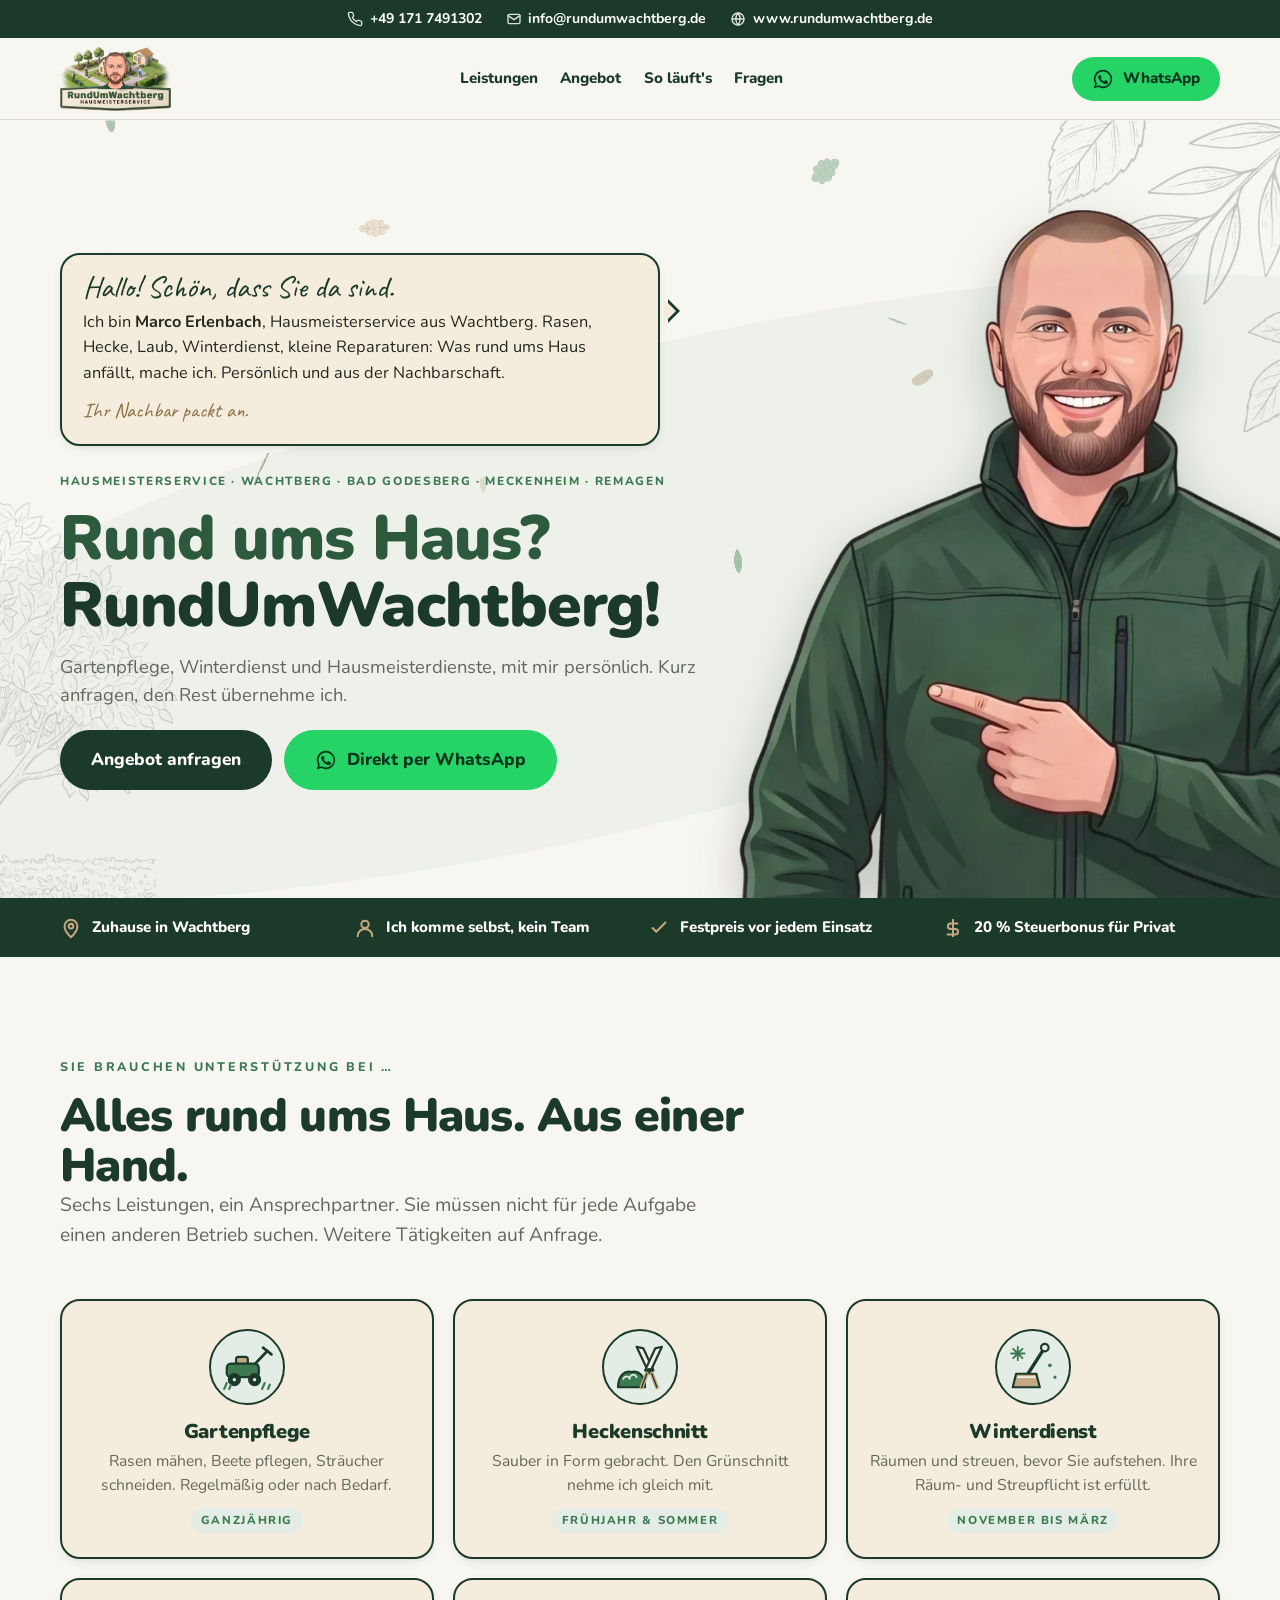
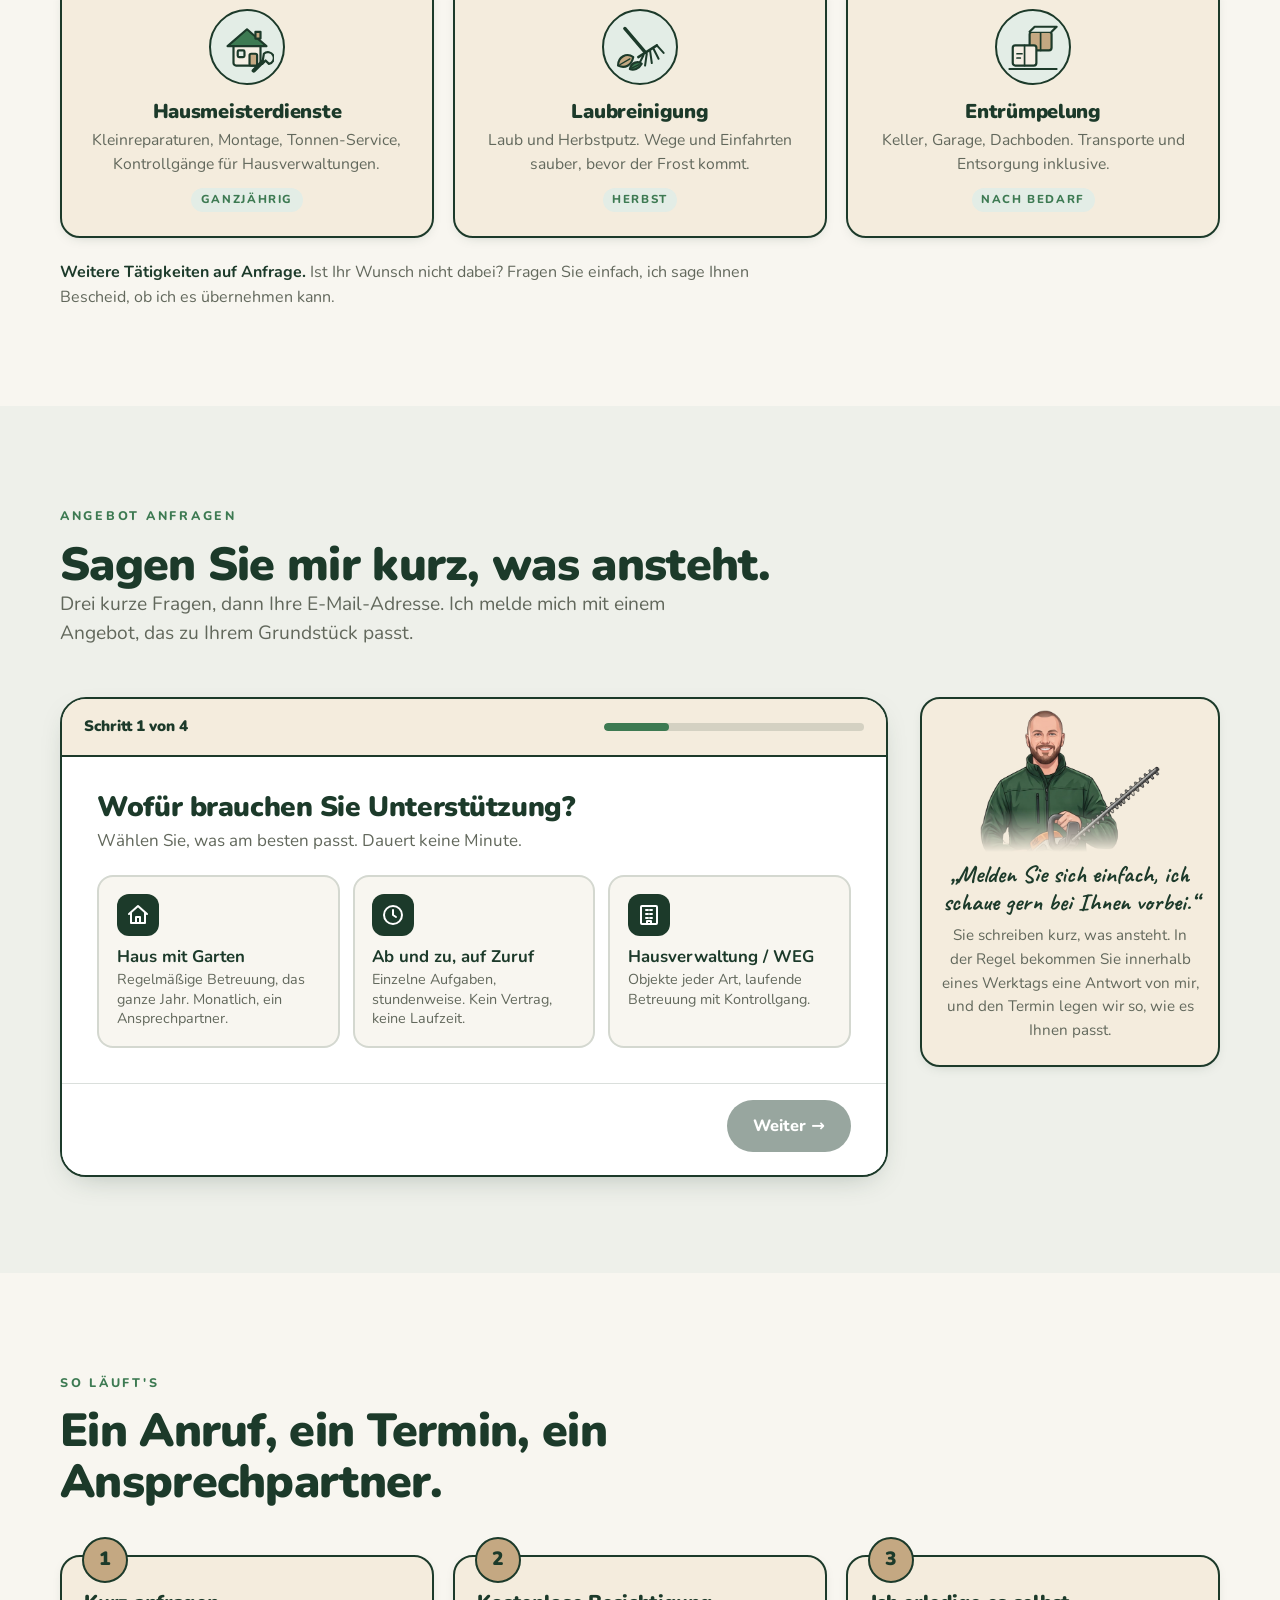
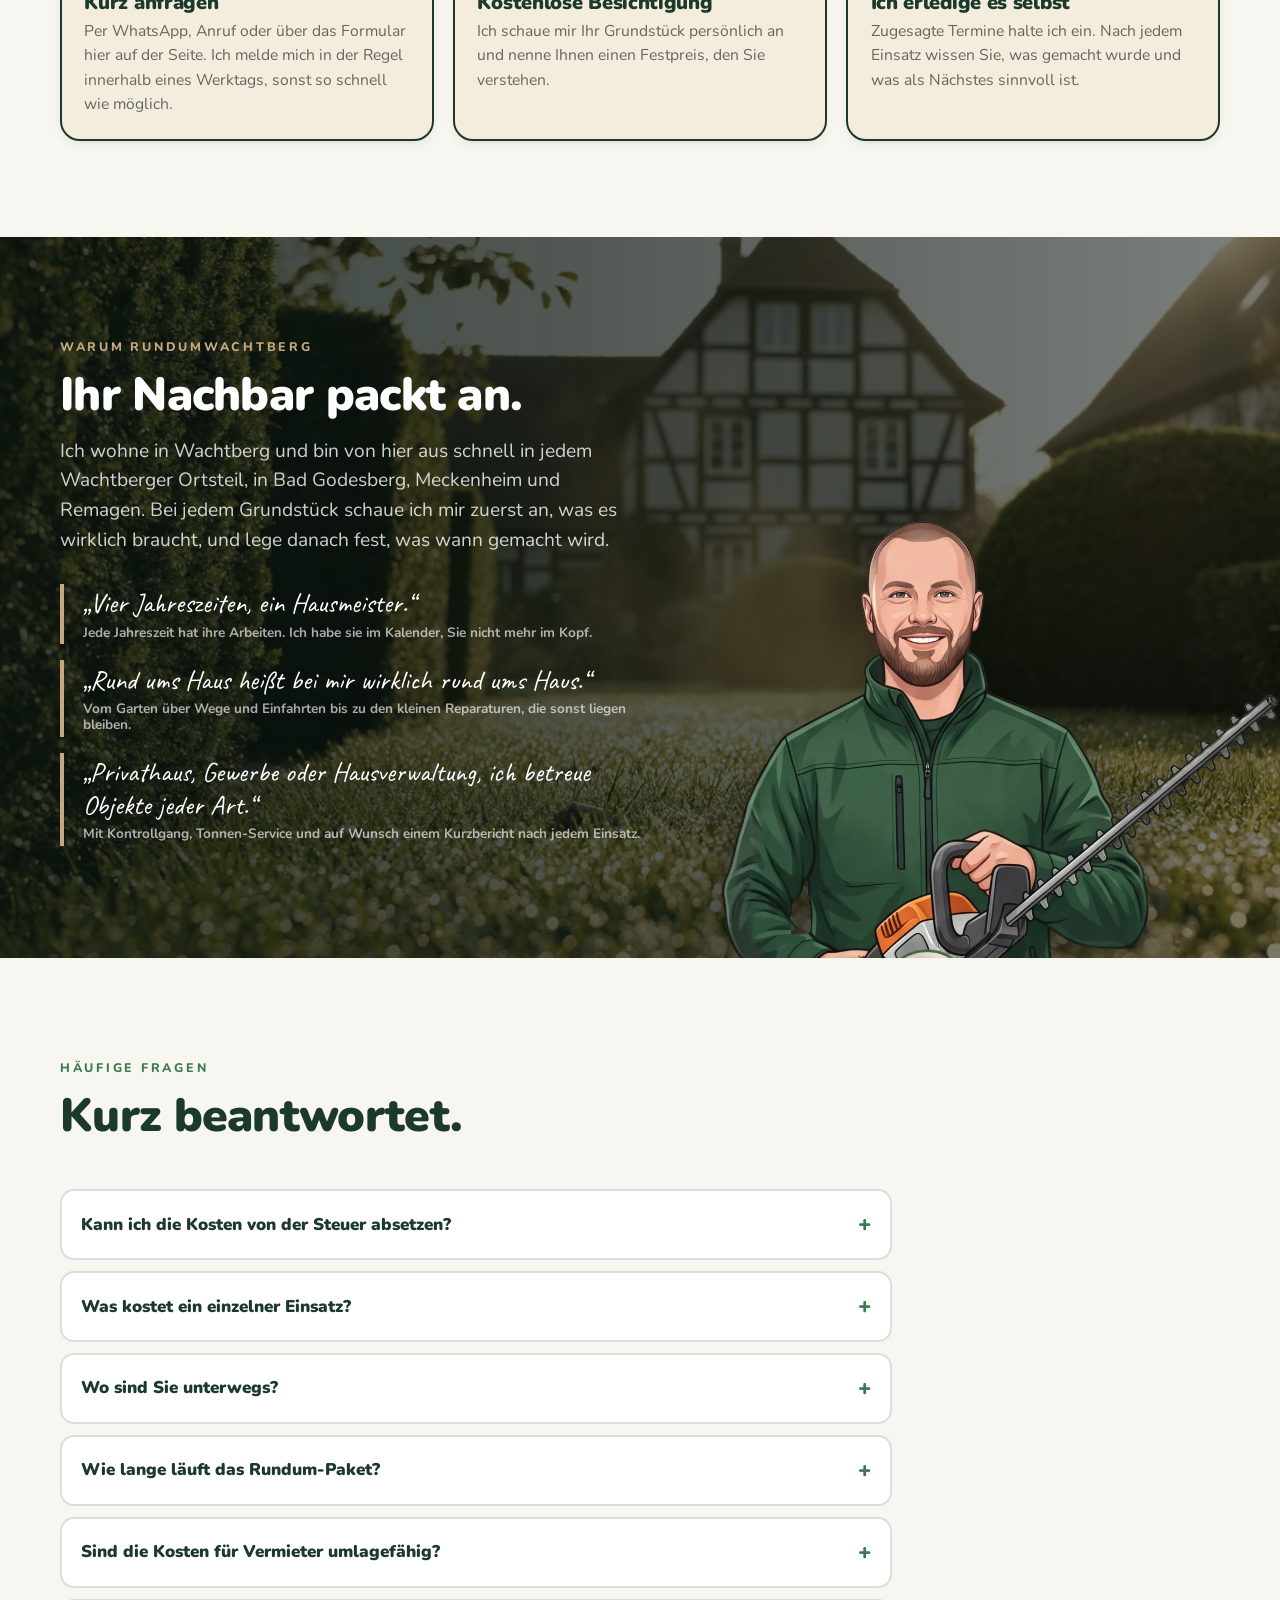
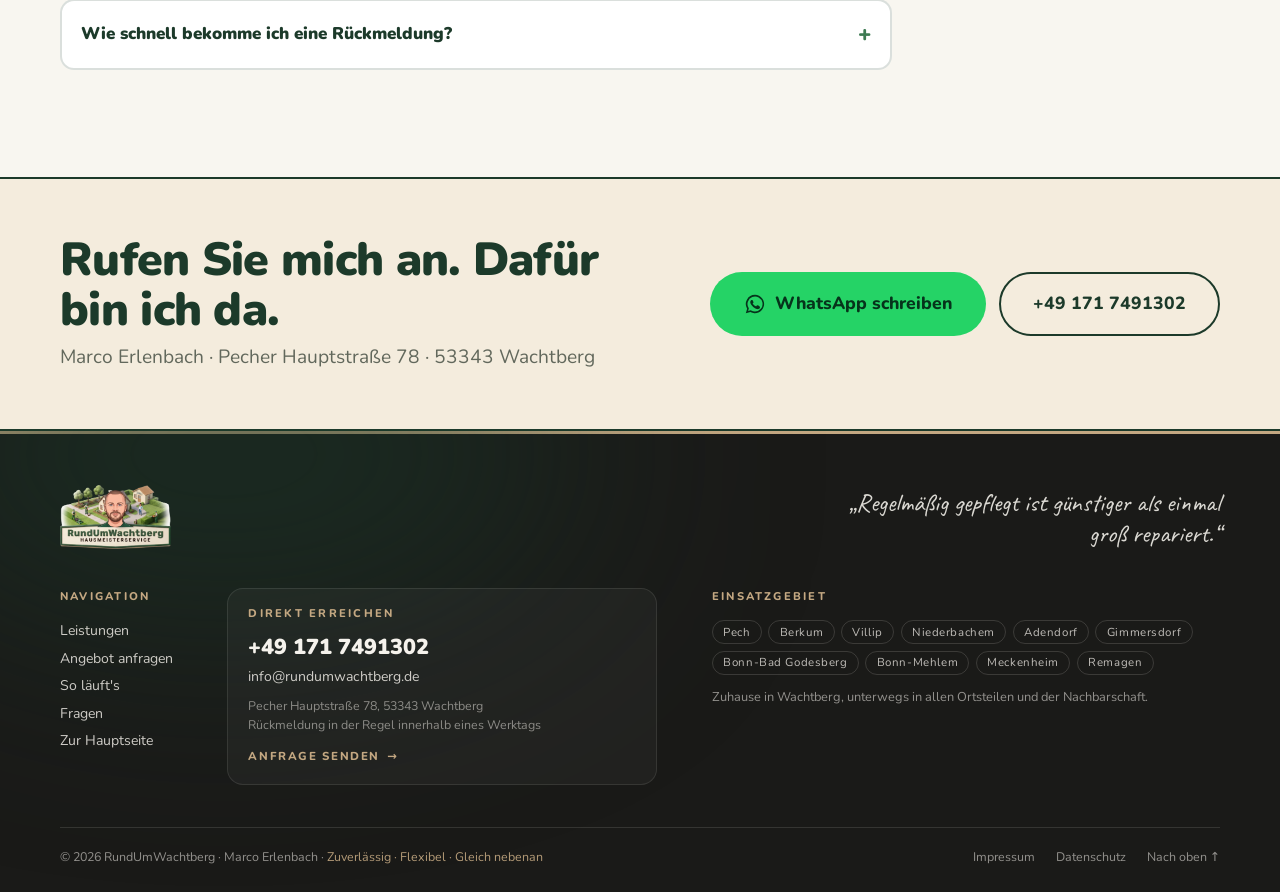
<file: index.html>
<!DOCTYPE html>
<html lang="de">
<head>
<meta charset="UTF-8">
<meta name="viewport" content="width=device-width, initial-scale=1.0">
<title>Hausmeisterservice Wachtberg: Gartenpflege, Winterdienst, Kleinreparaturen | RundUmWachtberg</title>
<meta name="description" content="Marco Erlenbach aus Wachtberg: Gartenpflege, Heckenschnitt, Winterdienst, Laubreinigung und Hausmeisterdienste zum Festpreis. Angebot in wenigen Minuten anfragen, per Formular oder WhatsApp.">
<link rel="canonical" href="https://anfrage.rundumwachtberg.de/">
<meta name="theme-color" content="#1C3A2A">
<meta property="og:type" content="website">
<meta property="og:locale" content="de_DE">
<meta property="og:title" content="Rund ums Haus? RundUmWachtberg! Hausmeisterservice in Wachtberg">
<meta property="og:description" content="Gartenpflege, Winterdienst und Hausmeisterdienste in Wachtberg und Umgebung. Angebot in wenigen Minuten anfragen.">
<meta property="og:image" content="https://anfrage.rundumwachtberg.de/assets/og.jpg">
<meta property="og:url" content="https://anfrage.rundumwachtberg.de/">
<meta name="twitter:card" content="summary_large_image">
<link rel="icon" type="image/png" href="assets/favicon.png">
<link rel="apple-touch-icon" href="assets/favicon.png">
<link rel="preconnect" href="https://fonts.googleapis.com">
<link rel="preconnect" href="https://fonts.gstatic.com" crossorigin>
<link href="https://fonts.googleapis.com/css2?family=Nunito:wght@400;600;700;800;900&family=Caveat:wght@700&display=swap" rel="stylesheet">
<link rel="stylesheet" href="styles.css">
<script type="application/ld+json">
{
  "@context": "https://schema.org",
  "@type": "HomeAndConstructionBusiness",
  "name": "RundUmWachtberg Hausmeisterservice",
  "image": "https://anfrage.rundumwachtberg.de/assets/og.jpg",
  "url": "https://www.rundumwachtberg.de",
  "telephone": "+491717491302",
  "email": "info@rundumwachtberg.de",
  "founder": { "@type": "Person", "name": "Marco Erlenbach" },
  "address": { "@type": "PostalAddress", "streetAddress": "Pecher Hauptstraße 78", "postalCode": "53343", "addressLocality": "Wachtberg", "addressCountry": "DE" },
  "areaServed": ["Wachtberg", "Bonn-Bad Godesberg", "Meckenheim", "Remagen", "Rhein-Sieg-Kreis"],
  "description": "Hausmeisterservice in Wachtberg: Gartenpflege, Heckenschnitt, Winterdienst, Laubreinigung, Kleinreparaturen und Entrümpelung für Privathaushalte und Hausverwaltungen.",
  "makesOffer": [
    { "@type": "Offer", "itemOffered": { "@type": "Service", "name": "Gartenpflege" } },
    { "@type": "Offer", "itemOffered": { "@type": "Service", "name": "Winterdienst" } },
    { "@type": "Offer", "itemOffered": { "@type": "Service", "name": "Hausmeisterdienste" } }
  ]
}
</script>
</head>
<body>

<!-- Topbar wie auf dem Flyer -->
<div class="topbar">
  <div class="wrap">
    <a href="tel:+491717491302"><svg viewBox="0 0 24 24" fill="none" stroke="currentColor" stroke-width="2" stroke-linecap="round" stroke-linejoin="round"><path d="M22 16.9v3a2 2 0 01-2.2 2 19.8 19.8 0 01-8.6-3.1 19.5 19.5 0 01-6-6A19.8 19.8 0 012.1 4.2 2 2 0 014.1 2h3a2 2 0 012 1.7c.1.9.4 1.8.7 2.7a2 2 0 01-.5 2.1L8 9.8a16 16 0 006 6l1.3-1.3a2 2 0 012.1-.4c.9.3 1.8.6 2.7.7a2 2 0 011.9 2.1z"/></svg>+49 171 7491302</a>
    <a href="mailto:info@rundumwachtberg.de"><svg viewBox="0 0 24 24" fill="none" stroke="currentColor" stroke-width="2" stroke-linecap="round" stroke-linejoin="round"><rect x="3" y="5" width="18" height="14" rx="2"/><path d="M3 7l9 6 9-6"/></svg>info@rundumwachtberg.de</a>
    <a class="web" href="https://www.rundumwachtberg.de"><svg viewBox="0 0 24 24" fill="none" stroke="currentColor" stroke-width="2" stroke-linecap="round" stroke-linejoin="round"><circle cx="12" cy="12" r="9"/><path d="M3 12h18M12 3a14 14 0 010 18M12 3a14 14 0 000 18"/></svg>www.rundumwachtberg.de</a>
  </div>
</div>

<header class="header">
  <div class="wrap">
    <a class="logo" href="#top" aria-label="RundUmWachtberg Hausmeisterservice"><img src="assets/logo.webp" alt="RundUmWachtberg Hausmeisterservice" width="700" height="405"></a>
    <nav aria-label="Seitennavigation">
      <a href="#leistungen">Leistungen</a>
      <a href="#rechner">Angebot</a>
      <a href="#ablauf">So läuft's</a>
      <a href="#faq">Fragen</a>
    </nav>
    <a class="btn btn-wa" data-wa="Hallo Marco, ich hätte gern ein Angebot für " href="#" target="_blank" rel="noopener"><svg viewBox="0 0 24 24" fill="currentColor"><path d="M12 2a10 10 0 00-8.6 15.1L2 22l5-1.3A10 10 0 1012 2zm0 18.2a8.2 8.2 0 01-4.2-1.2l-.3-.2-3 .8.8-2.9-.2-.3A8.2 8.2 0 1112 20.2zm4.5-6.1c-.2-.1-1.5-.7-1.7-.8s-.4-.1-.6.1-.6.8-.8 1c-.1.2-.3.2-.5.1a6.7 6.7 0 01-3.3-2.9c-.3-.4.3-.4.7-1.3.1-.2 0-.3 0-.4l-.8-1.8c-.2-.5-.4-.4-.6-.4h-.5a1 1 0 00-.7.3 3 3 0 00-.9 2.2 5.2 5.2 0 001.1 2.7 11.8 11.8 0 004.5 4c1.7.7 2.3.8 3.1.6a2.7 2.7 0 001.8-1.2 2.2 2.2 0 00.1-1.2c0-.1-.2-.2-.4-.3z"/></svg>WhatsApp</a>
  </div>
</header>

<main id="top">

<!-- HERO -->
<section class="hero">
  <div class="swoosh"></div>
  <img class="deco deco-leaves" src="assets/leaves-tr.webp" alt="" aria-hidden="true">
  <img class="deco deco-tree" src="assets/tree-left.webp" alt="" aria-hidden="true">
  <canvas class="wind" data-count="16" data-opacity="0.7" aria-hidden="true"></canvas>
  <div class="wrap">
    <div class="hero-copy">
      <div class="bubble">
        <div class="hi">Hallo! Schön, dass Sie da sind.</div>
        <div class="bubble-fig" aria-hidden="true"><img src="assets/marco-point.webp" alt="" width="900" height="955"></div>
        <p>Ich bin <strong>Marco Erlenbach</strong>, Hausmeisterservice aus Wachtberg. Rasen, Hecke, Laub, Winterdienst, kleine Reparaturen: Was rund ums Haus anfällt, mache ich. Persönlich und aus der Nachbarschaft.</p>
        <div class="sig">Ihr Nachbar packt an.</div>
      </div>
      <span class="eyebrow">Hausmeisterservice · Wachtberg · Bad Godesberg · Meckenheim · Remagen</span>
      <h1><span class="q">Rund ums Haus?</span><span>RundUmWachtberg!</span></h1>
      <p class="lead">Gartenpflege, Winterdienst und Hausmeisterdienste, mit mir persönlich. <span class="lead-more">Kurz anfragen, den Rest übernehme ich.</span></p>
      <div class="hero-ctas">
        <a class="btn btn-primary btn-lg" href="#rechner">Angebot anfragen</a>
        <a class="btn btn-wa btn-lg" data-wa="Hallo Marco, ich hätte gern ein Angebot für " href="#" target="_blank" rel="noopener"><svg viewBox="0 0 24 24" fill="currentColor"><path d="M12 2a10 10 0 00-8.6 15.1L2 22l5-1.3A10 10 0 1012 2zm0 18.2a8.2 8.2 0 01-4.2-1.2l-.3-.2-3 .8.8-2.9-.2-.3A8.2 8.2 0 1112 20.2zm4.5-6.1c-.2-.1-1.5-.7-1.7-.8s-.4-.1-.6.1-.6.8-.8 1c-.1.2-.3.2-.5.1a6.7 6.7 0 01-3.3-2.9c-.3-.4.3-.4.7-1.3.1-.2 0-.3 0-.4l-.8-1.8c-.2-.5-.4-.4-.6-.4h-.5a1 1 0 00-.7.3 3 3 0 00-.9 2.2 5.2 5.2 0 001.1 2.7 11.8 11.8 0 004.5 4c1.7.7 2.3.8 3.1.6a2.7 2.7 0 001.8-1.2 2.2 2.2 0 00.1-1.2c0-.1-.2-.2-.4-.3z"/></svg>Direkt per WhatsApp</a>
      </div>
    </div>
    <div class="hero-marco">
      <img src="assets/marco-point.webp" alt="Marco Erlenbach, Inhaber von RundUmWachtberg, als Cartoon" width="900" height="955" fetchpriority="high">
    </div>
  </div>
</section>

<div class="trust">
  <div class="wrap">
    <div><svg viewBox="0 0 24 24" fill="none" stroke="currentColor" stroke-width="2.2" stroke-linecap="round" stroke-linejoin="round"><path d="M12 22s7-6.5 7-12a7 7 0 10-14 0c0 5.5 7 12 7 12z"/><circle cx="12" cy="10" r="2.5"/></svg>Zuhause in Wachtberg</div>
    <div><svg viewBox="0 0 24 24" fill="none" stroke="currentColor" stroke-width="2.2" stroke-linecap="round" stroke-linejoin="round"><circle cx="12" cy="8" r="4"/><path d="M4 21a8 8 0 0116 0"/></svg>Ich komme selbst, kein Team</div>
    <div><svg viewBox="0 0 24 24" fill="none" stroke="currentColor" stroke-width="2.2" stroke-linecap="round" stroke-linejoin="round"><path d="M5 12l4 4L19 6"/></svg>Festpreis vor jedem Einsatz</div>
    <div><svg viewBox="0 0 24 24" fill="none" stroke="currentColor" stroke-width="2.2" stroke-linecap="round" stroke-linejoin="round"><path d="M12 3v18M17 7H9.5a3 3 0 000 6h5a3 3 0 010 6H6"/></svg>20 % Steuerbonus für Privat</div>
  </div>
</div>

<!-- LEISTUNGEN -->
<section class="section" id="leistungen">
  <div class="wrap">
    <div class="section-head reveal">
      <span class="eyebrow">Sie brauchen Unterstützung bei …</span>
      <h2>Alles rund ums Haus. Aus einer Hand.</h2>
      <p class="lead">Sechs Leistungen, ein Ansprechpartner. Sie müssen nicht für jede Aufgabe einen anderen Betrieb suchen. Weitere Tätigkeiten auf Anfrage.</p>
    </div>
    <div class="services">
      <div class="card service reveal">
        <div class="icon-circle"><svg viewBox="0 0 64 64" aria-hidden="true"><g fill="none" stroke="#1C3A2A" stroke-width="2.6" stroke-linecap="round" stroke-linejoin="round">
    <path d="M40 30 L56 13" stroke-width="3.2"/><path d="M51 9 L61 17" stroke-width="3.2"/>
    <rect x="19" y="20" width="14" height="9" rx="3" fill="#C4A882"/>
    <rect x="8" y="28" width="38" height="16" rx="5" fill="#3D7A52"/>
    <circle cx="17" cy="47" r="6.5" fill="#1C3A2A"/><circle cx="17" cy="47" r="2" fill="#F5EFE4" stroke="none"/>
    <circle cx="41" cy="47" r="6.5" fill="#1C3A2A"/><circle cx="41" cy="47" r="2" fill="#F5EFE4" stroke="none"/>
    <path d="M5 58 l3-7 M11 58 l2-5 M50 58 l3-7 M57 58 l2-5" stroke="#3D7A52"/>
  </g></svg></div>
        <h3>Gartenpflege</h3>
        <p>Rasen mähen, Beete pflegen, Sträucher schneiden. Regelmäßig oder nach Bedarf.</p>
        <span class="tag">Ganzjährig</span>
      </div>
      <div class="card service reveal">
        <div class="icon-circle"><svg viewBox="0 0 64 64" aria-hidden="true"><g fill="none" stroke="#1C3A2A" stroke-width="2.6" stroke-linecap="round" stroke-linejoin="round">
    <path d="M6 56 C6 42 14 36 22 38 C30 36 38 42 38 56 Z" fill="#3D7A52"/>
    <path d="M12 46 c2-4 6-4 8 0 M20 44 c2-4 6-4 8 0" stroke="#E3EDE6" stroke-width="2"/>
    <path d="M28 8 L36 10 L48 36 L42 38 Z" fill="#F5EFE4"/>
    <path d="M58 8 L50 10 L38 36 L44 38 Z" fill="#F5EFE4"/>
    <circle cx="43" cy="37" r="2.6" fill="#1C3A2A"/>
    <path d="M40 40 L34 56" stroke="#C4A882" stroke-width="5"/><path d="M46 40 L52 56" stroke="#C4A882" stroke-width="5"/>
    <path d="M40 40 L34 56 M46 40 L52 56" stroke-width="1.6"/>
  </g></svg></div>
        <h3>Heckenschnitt</h3>
        <p>Sauber in Form gebracht. Den Grünschnitt nehme ich gleich mit.</p>
        <span class="tag">Frühjahr & Sommer</span>
      </div>
      <div class="card service reveal">
        <div class="icon-circle"><svg viewBox="0 0 64 64" aria-hidden="true"><g fill="none" stroke="#1C3A2A" stroke-width="2.6" stroke-linecap="round" stroke-linejoin="round">
    <path d="M26 40 L44 12" stroke-width="4"/><circle cx="46" cy="9" r="4.5" fill="#F5EFE4"/>
    <path d="M12 40 L36 40 L40 56 L8 56 Z" fill="#C4A882"/>
    <path d="M14 44 h20" stroke="#F5EFE4" stroke-width="2"/>
    <path d="M14 8 v16 M6 16 h16 M8.5 10.5 l11 11 M19.5 10.5 l-11 11" stroke="#3D7A52" stroke-width="2.2"/>
    <circle cx="52" cy="30" r="2.2" fill="#3D7A52" stroke="none"/><circle cx="58" cy="44" r="1.8" fill="#3D7A52" stroke="none"/>
  </g></svg></div>
        <h3>Winterdienst</h3>
        <p>Räumen und streuen, bevor Sie aufstehen. Ihre Räum- und Streupflicht ist erfüllt.</p>
        <span class="tag">November bis März</span>
      </div>
      <div class="card service reveal">
        <div class="icon-circle"><svg viewBox="0 0 64 64" aria-hidden="true"><g fill="none" stroke="#1C3A2A" stroke-width="2.6" stroke-linecap="round" stroke-linejoin="round">
    <rect x="16" y="28" width="32" height="26" rx="3" fill="#F5EFE4"/>
    <path d="M9 31 L32 11 L55 31 Z" fill="#3D7A52"/>
    <rect x="42" y="14" width="6" height="8" fill="#C4A882"/>
    <rect x="21" y="36" width="8" height="8" rx="1.5" fill="#E3EDE6"/>
    <rect x="35" y="40" width="9" height="14" rx="2" fill="#C4A882"/>
    <path d="M40 60 L54 46" stroke-width="5"/>
    <path d="M52 40 a7 7 0 1 1 6 12 l-4-4 -4 4 Z" fill="#E3EDE6"/>
  </g></svg></div>
        <h3>Hausmeisterdienste</h3>
        <p>Kleinreparaturen, Montage, Tonnen-Service, Kontrollgänge für Hausverwaltungen.</p>
        <span class="tag">Ganzjährig</span>
      </div>
      <div class="card service reveal">
        <div class="icon-circle"><svg viewBox="0 0 64 64" aria-hidden="true"><g fill="none" stroke="#1C3A2A" stroke-width="2.6" stroke-linecap="round" stroke-linejoin="round">
    <path d="M14 10 L38 38" stroke-width="4"/>
    <path d="M30 44 L52 30" stroke-width="3"/>
    <path d="M36 42 l-6 12 M40 40 l-2 14 M44 37 l2 14 M48 34 l6 12 M52 30 l8 9" stroke-width="2.4"/>
    <path d="M6 54 C6 44 16 38 24 44 C22 54 14 58 6 54 Z" fill="#C4A882"/><path d="M8 53 L20 46" stroke-width="1.6"/>
    <path d="M20 58 C22 50 30 48 34 52 C31 58 24 60 20 58 Z" fill="#3D7A52"/><path d="M22 57 L31 53" stroke-width="1.6"/>
  </g></svg></div>
        <h3>Laubreinigung</h3>
        <p>Laub und Herbstputz. Wege und Einfahrten sauber, bevor der Frost kommt.</p>
        <span class="tag">Herbst</span>
      </div>
      <div class="card service reveal">
        <div class="icon-circle"><svg viewBox="0 0 64 64" aria-hidden="true"><g fill="none" stroke="#1C3A2A" stroke-width="2.6" stroke-linecap="round" stroke-linejoin="round">
    <rect x="28" y="14" width="26" height="22" rx="3" fill="#C4A882"/><path d="M41 14 v22" stroke-width="2"/>
    <path d="M28 14 L34 8 L60 8 L54 14" fill="#E3EDE6"/>
    <rect x="8" y="30" width="28" height="24" rx="3" fill="#F5EFE4"/><path d="M22 30 v24" stroke-width="2"/>
    <path d="M13 40 h6 M13 45 h4" stroke-width="2"/>
    <path d="M4 58 h56" stroke-width="2.4"/>
  </g></svg></div>
        <h3>Entrümpelung</h3>
        <p>Keller, Garage, Dachboden. Transporte und Entsorgung inklusive.</p>
        <span class="tag">Nach Bedarf</span>
      </div>
    </div>
    <p class="services-note reveal"><b>Weitere Tätigkeiten auf Anfrage.</b> Ist Ihr Wunsch nicht dabei? Fragen Sie einfach, ich sage Ihnen Bescheid, ob ich es übernehmen kann.</p>
  </div>
</section>

<!-- RECHNER -->
<section class="section section-alt" id="rechner">
  <div class="wrap">
    <div class="section-head reveal">
      <span class="eyebrow">Angebot anfragen</span>
      <h2>Sagen Sie mir kurz, was ansteht.</h2>
      <p class="lead">Drei kurze Fragen, dann Ihre E-Mail-Adresse. Ich melde mich mit einem Angebot, das zu Ihrem Grundstück passt.</p>
    </div>
    <div class="wizard-wrap">
      <div class="wizard reveal" id="wizard">
        <div class="wizard-top">
          <span class="step-label" id="wizard-step">Schritt 1 von 4</span>
          <div class="progress" role="progressbar" aria-label="Fortschritt"><span id="wizard-progress" style="width:25%"></span></div>
        </div>
        <div class="wizard-body" id="wizard-body"></div>
        <div class="wizard-nav" id="wizard-nav"></div>
      </div>
      <aside class="wizard-side reveal">
        <div class="card">
          <img src="assets/marco-trimmer.webp" alt="" width="1040" height="815" loading="lazy">
          <div class="hand">„Melden Sie sich einfach, ich schaue gern bei Ihnen vorbei.“</div>
          <p>Sie schreiben kurz, was ansteht. In der Regel bekommen Sie innerhalb eines Werktags eine Antwort von mir, und den Termin legen wir so, wie es Ihnen passt.</p>
        </div>
      </aside>
    </div>
  </div>
</section>

<!-- ABLAUF -->
<section class="section" id="ablauf">
  <div class="wrap">
    <div class="section-head reveal">
      <span class="eyebrow">So läuft's</span>
      <h2>Ein Anruf, ein Termin, ein Ansprechpartner.</h2>
    </div>
    <div class="steps3">
      <div class="card reveal"><h3>Kurz anfragen</h3><p>Per WhatsApp, Anruf oder über das Formular hier auf der Seite. Ich melde mich in der Regel innerhalb eines Werktags, sonst so schnell wie möglich.</p></div>
      <div class="card reveal"><h3>Kostenlose Besichtigung</h3><p>Ich schaue mir Ihr Grundstück persönlich an und nenne Ihnen einen Festpreis, den Sie verstehen.</p></div>
      <div class="card reveal"><h3>Ich erledige es selbst</h3><p>Zugesagte Termine halte ich ein. Nach jedem Einsatz wissen Sie, was gemacht wurde und was als Nächstes sinnvoll ist.</p></div>
    </div>
  </div>
</section>

<!-- WARUM MARCO -->
<section class="section section-dark why-section">
  <div class="why-bg" aria-hidden="true">
    <video class="why-video" muted loop playsinline preload="none" poster="assets/why-poster.webp"
      data-webm="assets/why-bg.webm" data-mp4="assets/why-bg.mp4"></video>
    <div class="why-shade"></div>
    <canvas class="wind" data-count="12" data-opacity="0.6" data-dark="1" aria-hidden="true"></canvas>
  </div>
  <div class="wrap why">
    <div class="reveal">
      <span class="eyebrow">Warum RundUmWachtberg</span>
      <h2>Ihr Nachbar packt an.</h2>
      <p class="lead" style="margin:1rem 0 1.8rem">Ich wohne in Wachtberg und bin von hier aus schnell in jedem Wachtberger Ortsteil, in Bad Godesberg, Meckenheim und Remagen. Bei jedem Grundstück schaue ich mir zuerst an, was es wirklich braucht, und lege danach fest, was wann gemacht wird.</p>
      <div class="quotes">
        <div class="quote">„Vier Jahreszeiten, ein Hausmeister.“<small>Jede Jahreszeit hat ihre Arbeiten. Ich habe sie im Kalender, Sie nicht mehr im Kopf.</small></div>
        <div class="quote">„Rund ums Haus heißt bei mir wirklich rund ums Haus.“<small>Vom Garten über Wege und Einfahrten bis zu den kleinen Reparaturen, die sonst liegen bleiben.</small></div>
        <div class="quote">„Privathaus, Gewerbe oder Hausverwaltung, ich betreue Objekte jeder Art.“<small>Mit Kontrollgang, Tonnen-Service und auf Wunsch einem Kurzbericht nach jedem Einsatz.</small></div>
      </div>
    </div>
    <div class="why-marco reveal">
      <img src="assets/marco-trimmer.webp" alt="Marco Erlenbach mit Heckenschere" width="1040" height="815" loading="lazy">
    </div>
  </div>
</section>

<!-- FAQ -->
<section class="section" id="faq">
  <div class="wrap">
    <div class="section-head reveal">
      <span class="eyebrow">Häufige Fragen</span>
      <h2>Kurz beantwortet.</h2>
    </div>
    <div class="faq reveal">
      <details><summary>Kann ich die Kosten von der Steuer absetzen?</summary><div class="a">Ja. Als Privathaushalt holen Sie sich 20 % der Arbeitskosten über die Steuererklärung zurück (haushaltsnahe Dienstleistungen nach § 35a EStG, bis 4.000 € im Jahr). Voraussetzung sind eine Rechnung und die Zahlung per Überweisung. Das ist keine Steuerberatung, fragen Sie im Zweifel Ihren Steuerberater.</div></details>
      <details><summary>Was kostet ein einzelner Einsatz?</summary><div class="a">Das hängt von Aufgabe und Aufwand ab. Sie schildern mir kurz, was ansteht, und bekommen ein Angebot per E-Mail. Anfahrt und Werkzeug sind immer dabei, Zusatzkosten wie eine Grünschnitt-Entsorgung nenne ich vorher.</div></details>
      <details><summary>Wo sind Sie unterwegs?</summary><div class="a">In allen Wachtberger Ortsteilen (Pech, Niederbachem, Villip, Berkum, Adendorf, Ließem und weitere), in Bonn-Bad Godesberg, Meckenheim und Remagen. Im Umkreis fällt keine Anfahrtspauschale an.</div></details>
      <details><summary>Wie lange läuft das Rundum-Paket?</summary><div class="a">Zwölf Monate, danach monatlich kündbar. Die zwölf Monate sind für Sie: Der Preis bleibt ein Jahr fest und der Winterdienst ist drin. Wer nur den Sommer möchte, bucht stundenweise.</div></details>
      <details><summary>Sind die Kosten für Vermieter umlagefähig?</summary><div class="a">Hausmeister-, Gartenpflege- und Winterdienstkosten sind in der Regel als Betriebskosten auf die Mieter umlegbar (§ 2 BetrKV). Ich stelle die Rechnung getrennt nach umlagefähigen und nicht umlagefähigen Kosten aus.</div></details>
      <details><summary>Wie schnell bekomme ich eine Rückmeldung?</summary><div class="a">In der Regel innerhalb eines Werktags, sonst so schnell wie möglich. Wenn es einmal eilig ist, findet sich meist auch kurzfristig ein Termin.</div></details>
    </div>
  </div>
</section>

<!-- CTA-BAND -->
<section class="cta-band">
  <div class="wrap">
    <div class="reveal">
      <h2>Rufen Sie mich an. Dafür bin ich da.</h2>
      <p class="lead" style="margin-top:.5rem">Marco Erlenbach · Pecher Hauptstraße 78 · 53343 Wachtberg</p>
    </div>
    <div class="actions reveal">
      <a class="btn btn-wa btn-lg" data-wa="Hallo Marco, ich hätte gern ein Angebot für " href="#" target="_blank" rel="noopener"><svg viewBox="0 0 24 24" fill="currentColor"><path d="M12 2a10 10 0 00-8.6 15.1L2 22l5-1.3A10 10 0 1012 2zm0 18.2a8.2 8.2 0 01-4.2-1.2l-.3-.2-3 .8.8-2.9-.2-.3A8.2 8.2 0 1112 20.2zm4.5-6.1c-.2-.1-1.5-.7-1.7-.8s-.4-.1-.6.1-.6.8-.8 1c-.1.2-.3.2-.5.1a6.7 6.7 0 01-3.3-2.9c-.3-.4.3-.4.7-1.3.1-.2 0-.3 0-.4l-.8-1.8c-.2-.5-.4-.4-.6-.4h-.5a1 1 0 00-.7.3 3 3 0 00-.9 2.2 5.2 5.2 0 001.1 2.7 11.8 11.8 0 004.5 4c1.7.7 2.3.8 3.1.6a2.7 2.7 0 001.8-1.2 2.2 2.2 0 00.1-1.2c0-.1-.2-.2-.4-.3z"/></svg>WhatsApp schreiben</a>
      <a class="btn btn-outline btn-lg" href="tel:+491717491302">+49 171 7491302</a>
    </div>
  </div>
</section>

</main>

<footer id="footer">
  <div class="foot-line" aria-hidden="true"></div>
  <div class="foot-glow" aria-hidden="true"></div>
  <canvas class="wind" data-count="12" data-opacity="0.5" data-dark="1" aria-hidden="true"></canvas>
  <div class="wrap foot-inner">
    <div class="foot-head">
      <a href="#top" aria-label="Nach oben"><img src="assets/logo.webp" alt="RundUmWachtberg Hausmeisterservice" width="220" height="118"></a>
      <p class="foot-quote">„Regelmäßig gepflegt ist günstiger als einmal groß repariert.“</p>
    </div>
    <div class="foot-grid">
      <div>
        <div class="foot-eyebrow">Navigation</div>
        <ul>
          <li><a href="#leistungen">Leistungen</a></li>
          <li><a href="#rechner">Angebot anfragen</a></li>
          <li><a href="#ablauf">So läuft's</a></li>
          <li><a href="#fragen">Fragen</a></li>
          <li><a href="https://www.rundumwachtberg.de">Zur Hauptseite</a></li>
        </ul>
      </div>
      <div class="foot-card">
        <div class="foot-eyebrow">Direkt erreichen</div>
        <a class="foot-phone" href="tel:+491717491302">+49 171 7491302</a>
        <a class="foot-mail" href="mailto:info@rundumwachtberg.de">info@rundumwachtberg.de</a>
        <p>Pecher Hauptstraße 78, 53343 Wachtberg<br>Rückmeldung in der Regel innerhalb eines Werktags</p>
        <a class="foot-cta" href="#rechner">Anfrage senden <span aria-hidden="true">→</span></a>
      </div>
      <div>
        <div class="foot-eyebrow">Einsatzgebiet</div>
        <ul class="foot-chips">
          <li>Pech</li><li>Berkum</li><li>Villip</li><li>Niederbachem</li><li>Adendorf</li><li>Gimmersdorf</li><li>Bonn-Bad Godesberg</li><li>Bonn-Mehlem</li><li>Meckenheim</li><li>Remagen</li>
        </ul>
        <p class="foot-note">Zuhause in Wachtberg, unterwegs in allen Ortsteilen und der Nachbarschaft.</p>
      </div>
    </div>
    <div class="foot-legal">
      <div>© 2026 RundUmWachtberg · Marco Erlenbach · <span class="foot-claim">Zuverlässig · Flexibel · Gleich nebenan</span></div>
      <div class="foot-links"><a href="impressum.html">Impressum</a><a href="datenschutz.html">Datenschutz</a><a href="#top">Nach oben <span aria-hidden="true">↑</span></a></div>
    </div>
  </div>
</footer>

<!-- Mobile Sticky-Bar -->
<div class="sticky-bar">
  <a class="btn btn-wa" data-wa="Hallo Marco, ich hätte gern ein Angebot für " href="#" target="_blank" rel="noopener"><svg viewBox="0 0 24 24" fill="currentColor" width="20" height="20"><path d="M12 2a10 10 0 00-8.6 15.1L2 22l5-1.3A10 10 0 1012 2zm0 18.2a8.2 8.2 0 01-4.2-1.2l-.3-.2-3 .8.8-2.9-.2-.3A8.2 8.2 0 1112 20.2zm4.5-6.1c-.2-.1-1.5-.7-1.7-.8s-.4-.1-.6.1-.6.8-.8 1c-.1.2-.3.2-.5.1a6.7 6.7 0 01-3.3-2.9c-.3-.4.3-.4.7-1.3.1-.2 0-.3 0-.4l-.8-1.8c-.2-.5-.4-.4-.6-.4h-.5a1 1 0 00-.7.3 3 3 0 00-.9 2.2 5.2 5.2 0 001.1 2.7 11.8 11.8 0 004.5 4c1.7.7 2.3.8 3.1.6a2.7 2.7 0 001.8-1.2 2.2 2.2 0 00.1-1.2c0-.1-.2-.2-.4-.3z"/></svg>WhatsApp</a>
  <a class="btn btn-primary" href="#rechner">Angebot</a>
</div>

<script src="app.js" defer></script>
<script src="wind.js" defer></script>
</body>
</html>
</file>
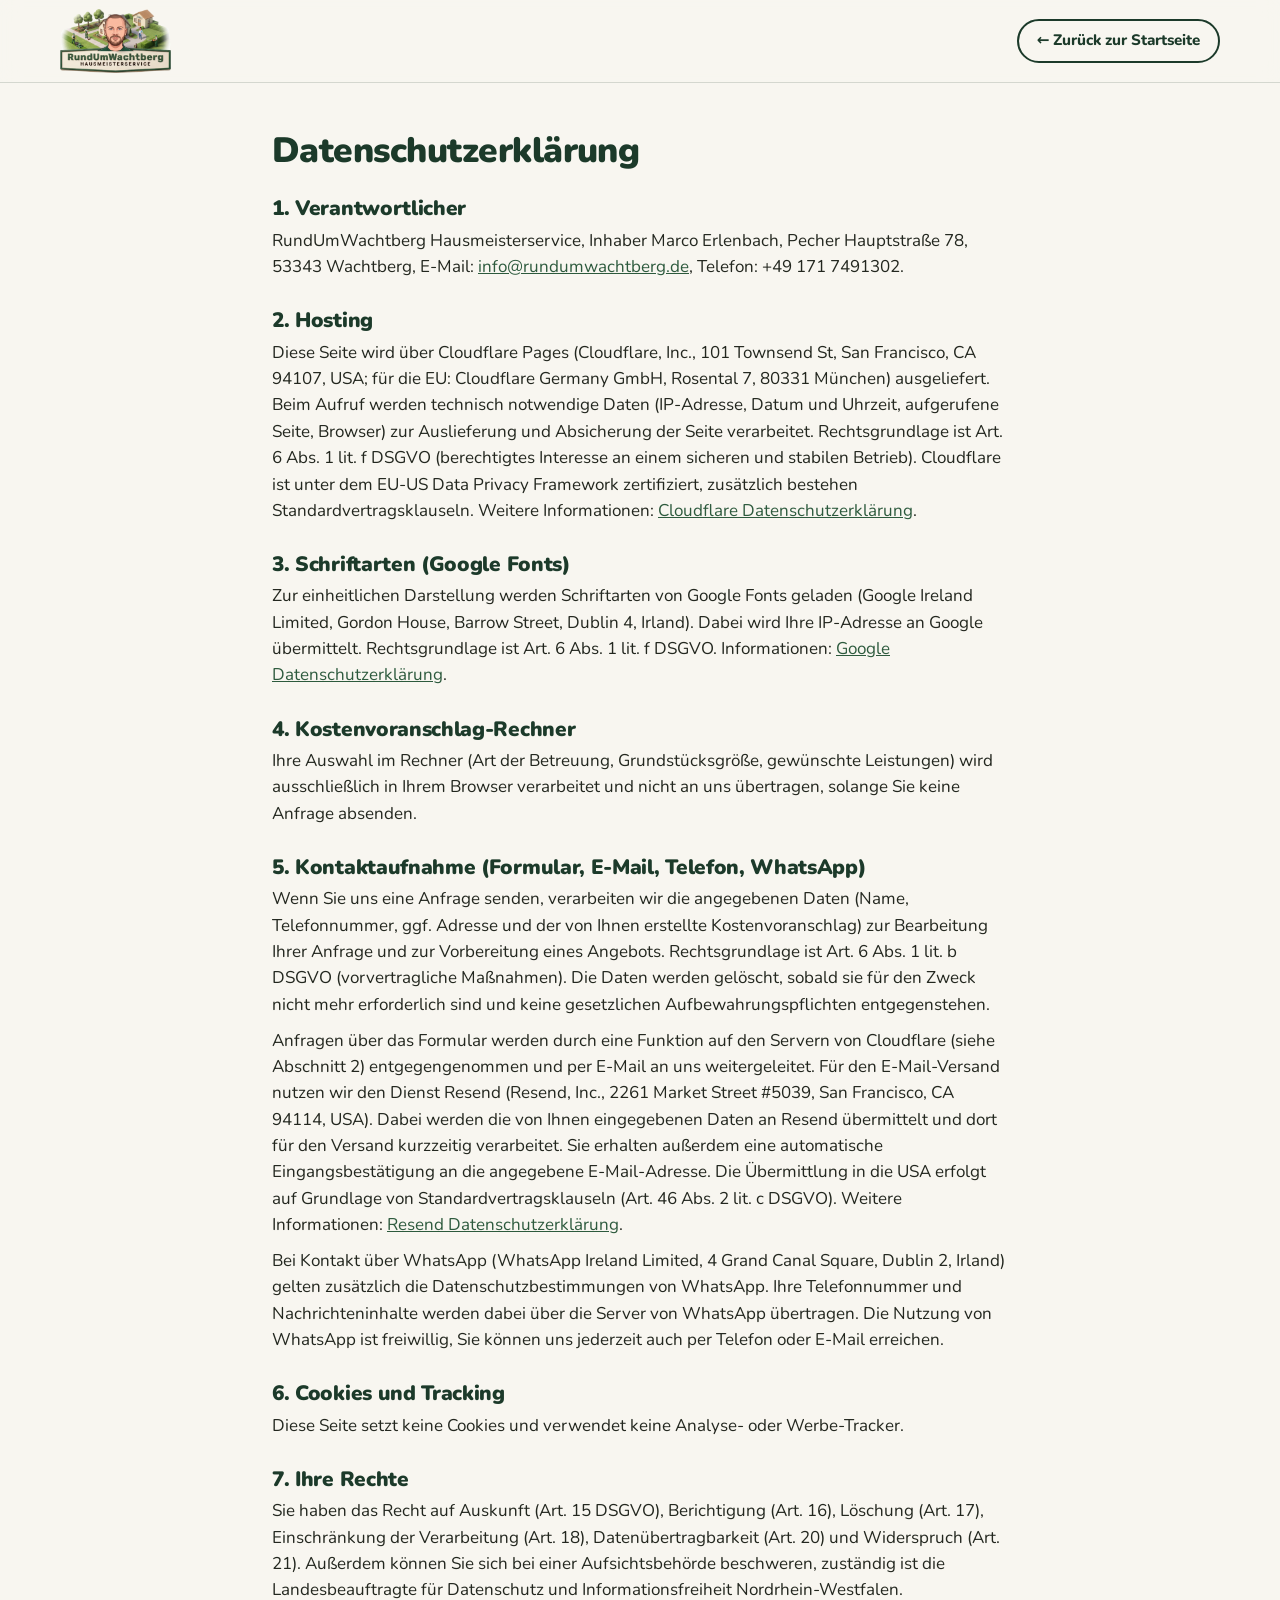
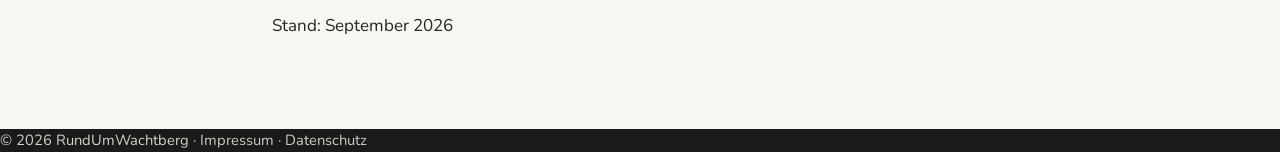
<file: datenschutz.html>
<!DOCTYPE html>
<html lang="de">
<head>
<meta charset="UTF-8">
<meta name="viewport" content="width=device-width, initial-scale=1.0">
<title>Datenschutz | RundUmWachtberg Hausmeisterservice</title>
<meta name="robots" content="noindex, follow">
<link rel="icon" type="image/png" href="assets/favicon.png">
<link href="https://fonts.googleapis.com/css2?family=Nunito:wght@400;700;900&display=swap" rel="stylesheet">
<link rel="stylesheet" href="styles.css">
</head>
<body>
<header class="header"><div class="wrap"><a class="logo" href="index.html"><img src="assets/logo.webp" alt="RundUmWachtberg" width="700" height="405"></a><a class="btn btn-outline" href="index.html">← Zurück zur Startseite</a></div></header>
<main class="wrap legal-page">
  <h1>Datenschutzerklärung</h1>
  <h2>1. Verantwortlicher</h2>
  <p>RundUmWachtberg Hausmeisterservice, Inhaber Marco Erlenbach, Pecher Hauptstraße 78, 53343 Wachtberg, E-Mail: <a href="mailto:info@rundumwachtberg.de">info@rundumwachtberg.de</a>, Telefon: +49 171 7491302.</p>

  <h2>2. Hosting</h2>
  <p>Diese Seite wird über Cloudflare Pages (Cloudflare, Inc., 101 Townsend St, San Francisco, CA 94107, USA; für die EU: Cloudflare Germany GmbH, Rosental 7, 80331 München) ausgeliefert. Beim Aufruf werden technisch notwendige Daten (IP-Adresse, Datum und Uhrzeit, aufgerufene Seite, Browser) zur Auslieferung und Absicherung der Seite verarbeitet. Rechtsgrundlage ist Art. 6 Abs. 1 lit. f DSGVO (berechtigtes Interesse an einem sicheren und stabilen Betrieb). Cloudflare ist unter dem EU-US Data Privacy Framework zertifiziert, zusätzlich bestehen Standardvertragsklauseln. Weitere Informationen: <a href="https://www.cloudflare.com/de-de/privacypolicy/" rel="noopener">Cloudflare Datenschutzerklärung</a>.</p>

  <h2>3. Schriftarten (Google Fonts)</h2>
  <p>Zur einheitlichen Darstellung werden Schriftarten von Google Fonts geladen (Google Ireland Limited, Gordon House, Barrow Street, Dublin 4, Irland). Dabei wird Ihre IP-Adresse an Google übermittelt. Rechtsgrundlage ist Art. 6 Abs. 1 lit. f DSGVO. Informationen: <a href="https://policies.google.com/privacy" rel="noopener">Google Datenschutzerklärung</a>.</p>

  <h2>4. Kostenvoranschlag-Rechner</h2>
  <p>Ihre Auswahl im Rechner (Art der Betreuung, Grundstücksgröße, gewünschte Leistungen) wird ausschließlich in Ihrem Browser verarbeitet und nicht an uns übertragen, solange Sie keine Anfrage absenden.</p>

  <h2>5. Kontaktaufnahme (Formular, E-Mail, Telefon, WhatsApp)</h2>
  <p>Wenn Sie uns eine Anfrage senden, verarbeiten wir die angegebenen Daten (Name, Telefonnummer, ggf. Adresse und der von Ihnen erstellte Kostenvoranschlag) zur Bearbeitung Ihrer Anfrage und zur Vorbereitung eines Angebots. Rechtsgrundlage ist Art. 6 Abs. 1 lit. b DSGVO (vorvertragliche Maßnahmen). Die Daten werden gelöscht, sobald sie für den Zweck nicht mehr erforderlich sind und keine gesetzlichen Aufbewahrungspflichten entgegenstehen.</p>
  <p>Anfragen über das Formular werden durch eine Funktion auf den Servern von Cloudflare (siehe Abschnitt 2) entgegengenommen und per E-Mail an uns weitergeleitet. Für den E-Mail-Versand nutzen wir den Dienst Resend (Resend, Inc., 2261 Market Street #5039, San Francisco, CA 94114, USA). Dabei werden die von Ihnen eingegebenen Daten an Resend übermittelt und dort für den Versand kurzzeitig verarbeitet. Sie erhalten außerdem eine automatische Eingangsbestätigung an die angegebene E-Mail-Adresse. Die Übermittlung in die USA erfolgt auf Grundlage von Standardvertragsklauseln (Art. 46 Abs. 2 lit. c DSGVO). Weitere Informationen: <a href="https://resend.com/legal/privacy-policy" rel="noopener">Resend Datenschutzerklärung</a>.</p>
  <p>Bei Kontakt über WhatsApp (WhatsApp Ireland Limited, 4 Grand Canal Square, Dublin 2, Irland) gelten zusätzlich die Datenschutzbestimmungen von WhatsApp. Ihre Telefonnummer und Nachrichteninhalte werden dabei über die Server von WhatsApp übertragen. Die Nutzung von WhatsApp ist freiwillig, Sie können uns jederzeit auch per Telefon oder E-Mail erreichen.</p>

  <h2>6. Cookies und Tracking</h2>
  <p>Diese Seite setzt keine Cookies und verwendet keine Analyse- oder Werbe-Tracker.</p>

  <h2>7. Ihre Rechte</h2>
  <p>Sie haben das Recht auf Auskunft (Art. 15 DSGVO), Berichtigung (Art. 16), Löschung (Art. 17), Einschränkung der Verarbeitung (Art. 18), Datenübertragbarkeit (Art. 20) und Widerspruch (Art. 21). Außerdem können Sie sich bei einer Aufsichtsbehörde beschweren, zuständig ist die Landesbeauftragte für Datenschutz und Informationsfreiheit Nordrhein-Westfalen.</p>
  <p>Stand: September 2026</p>
</main>
<footer><div class="legal">© 2026 RundUmWachtberg · <a href="impressum.html">Impressum</a> · <a href="datenschutz.html">Datenschutz</a></div></footer>
</body>
</html>
</file>
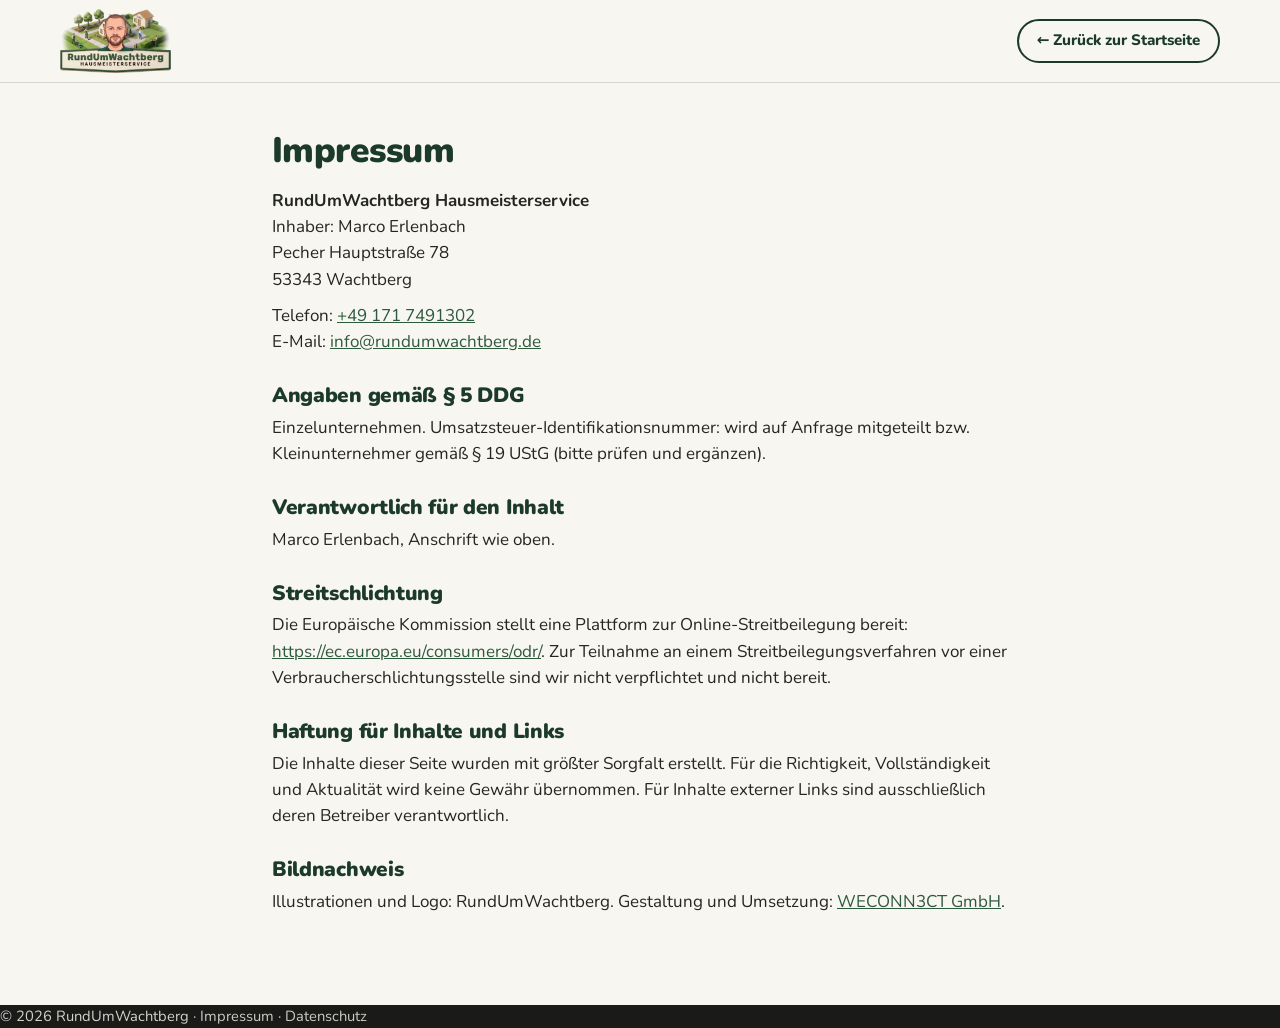
<file: impressum.html>
<!DOCTYPE html>
<html lang="de">
<head>
<meta charset="UTF-8">
<meta name="viewport" content="width=device-width, initial-scale=1.0">
<title>Impressum | RundUmWachtberg Hausmeisterservice</title>
<meta name="robots" content="noindex, follow">
<link rel="icon" type="image/png" href="assets/favicon.png">
<link href="https://fonts.googleapis.com/css2?family=Nunito:wght@400;700;900&display=swap" rel="stylesheet">
<link rel="stylesheet" href="styles.css">
</head>
<body>
<header class="header"><div class="wrap"><a class="logo" href="index.html"><img src="assets/logo.webp" alt="RundUmWachtberg" width="700" height="405"></a><a class="btn btn-outline" href="index.html">← Zurück zur Startseite</a></div></header>
<main class="wrap legal-page">
  <h1>Impressum</h1>
  <p><strong>RundUmWachtberg Hausmeisterservice</strong><br>Inhaber: Marco Erlenbach<br>Pecher Hauptstraße 78<br>53343 Wachtberg</p>
  <p>Telefon: <a href="tel:+491717491302">+49 171 7491302</a><br>E-Mail: <a href="mailto:info@rundumwachtberg.de">info@rundumwachtberg.de</a></p>
  <h2>Angaben gemäß § 5 DDG</h2>
  <p>Einzelunternehmen. Umsatzsteuer-Identifikationsnummer: wird auf Anfrage mitgeteilt bzw. Kleinunternehmer gemäß § 19 UStG (bitte prüfen und ergänzen).</p>
  <h2>Verantwortlich für den Inhalt</h2>
  <p>Marco Erlenbach, Anschrift wie oben.</p>
  <h2>Streitschlichtung</h2>
  <p>Die Europäische Kommission stellt eine Plattform zur Online-Streitbeilegung bereit: <a href="https://ec.europa.eu/consumers/odr/" rel="noopener">https://ec.europa.eu/consumers/odr/</a>. Zur Teilnahme an einem Streitbeilegungsverfahren vor einer Verbraucherschlichtungsstelle sind wir nicht verpflichtet und nicht bereit.</p>
  <h2>Haftung für Inhalte und Links</h2>
  <p>Die Inhalte dieser Seite wurden mit größter Sorgfalt erstellt. Für die Richtigkeit, Vollständigkeit und Aktualität wird keine Gewähr übernommen. Für Inhalte externer Links sind ausschließlich deren Betreiber verantwortlich.</p>
  <h2>Bildnachweis</h2>
  <p>Illustrationen und Logo: RundUmWachtberg. Gestaltung und Umsetzung: <a href="https://weconn3ct.de" rel="noopener">WECONN3CT GmbH</a>.</p>
</main>
<footer><div class="legal">© 2026 RundUmWachtberg · <a href="impressum.html">Impressum</a> · <a href="datenschutz.html">Datenschutz</a></div></footer>
</body>
</html>
</file>
<file: styles.css>
/* RundUmWachtberg Landingpage – Flyer-Look: Papier, Creme-Karten, Waldgrün, Cartoon-Marco */

:root {
  --paper: #F8F6F0;
  --paper-2: #EEF0EA;
  --cream: #F4ECDD;
  --cream-2: #EAE0CC;
  --forest: #1C3A2A;
  --forest-mid: #2D5A3D;
  --leaf: #3D7A52;
  --moss: #E3EDE6;
  --sand: #C4A882;
  --earth: #8B6F47;
  --ink: #23271F;
  --muted: #62685C;
  --line: rgba(28, 58, 42, 0.16);
  --wa: #25D366;
  --wa-dark: #128C4A;
  --radius: 20px;
  --shadow: 0 10px 30px -14px rgba(28, 58, 42, 0.35);
  --shadow-sm: 0 4px 14px -8px rgba(28, 58, 42, 0.35);
  --font: "Nunito", "Nunito Sans", system-ui, sans-serif;
  --hand: "Caveat", cursive;
  --max: 1160px;
}

* { box-sizing: border-box; margin: 0; padding: 0; }
html { scroll-behavior: smooth; -webkit-text-size-adjust: 100%; }
body {
  font-family: var(--font);
  color: var(--ink);
  background: var(--paper);
  line-height: 1.55;
  font-size: 17px;
  overflow-x: hidden;
}
img { max-width: 100%; height: auto; display: block; }
a { color: var(--forest-mid); }
button { font-family: inherit; cursor: pointer; }
.wrap { width: min(var(--max), 100% - 2.4rem); margin-inline: auto; }
.sr-only { position: absolute; width: 1px; height: 1px; overflow: hidden; clip: rect(0 0 0 0); white-space: nowrap; }

/* ---------- Typografie ---------- */
h1, h2, h3 { font-weight: 900; line-height: 1.08; color: var(--forest); letter-spacing: -0.015em; }
h1 { font-size: clamp(2.3rem, 5.6vw, 4.2rem); }
h2 { font-size: clamp(1.9rem, 3.8vw, 2.9rem); }
h3 { font-size: 1.25rem; }
.eyebrow {
  display: inline-block; font-size: 0.78rem; font-weight: 800; letter-spacing: 0.22em;
  text-transform: uppercase; color: var(--leaf); margin-bottom: 0.9rem;
}
.lead { font-size: clamp(1.05rem, 1.5vw, 1.25rem); color: var(--muted); max-width: 40rem; }
.muted { color: var(--muted); }
.hand { font-family: var(--hand); font-weight: 700; color: var(--earth); }

/* ---------- Buttons ---------- */
.btn {
  display: inline-flex; align-items: center; justify-content: center; gap: 0.6rem;
  min-height: 52px; padding: 0.8rem 1.5rem; border-radius: 999px; border: 2px solid transparent;
  font-weight: 800; font-size: 1.02rem; text-decoration: none; transition: transform .18s ease, box-shadow .18s ease, background .18s ease;
  white-space: nowrap;
}
.btn:hover { transform: translateY(-2px); box-shadow: var(--shadow); }
.btn:active { transform: translateY(0); }
.btn-primary { background: var(--forest); color: #fff; }
.btn-primary:hover { background: var(--forest-mid); }
.btn-outline { background: transparent; color: var(--forest); border-color: var(--forest); }
.btn-outline:hover { background: var(--moss); }
.btn-wa { background: var(--wa); color: #06331b; }
.btn-wa:hover { background: #2fe174; }
.btn-wa svg { width: 22px; height: 22px; flex: none; }
.btn-lg { min-height: 60px; padding: 1rem 2rem; font-size: 1.1rem; }
.btn[disabled] { opacity: .45; cursor: not-allowed; transform: none; box-shadow: none; }

/* ---------- Topbar & Header ---------- */
.topbar { background: var(--forest); color: #fff; font-size: 0.88rem; font-weight: 700; }
.topbar .wrap { display: flex; gap: 1.5rem; justify-content: center; flex-wrap: wrap; padding: 0.5rem 0; }
.topbar a { color: #fff; text-decoration: none; display: inline-flex; align-items: center; gap: .4rem; }
.topbar svg { width: 16px; height: 16px; opacity: .85; }
@media (max-width: 760px) { .topbar .wrap { gap: 1rem; font-size: .82rem; } .topbar .web { display: none; } }

.header { position: sticky; top: 0; z-index: 40; background: rgba(248, 246, 240, 0.88); backdrop-filter: blur(10px); border-bottom: 1px solid var(--line); }
.header .wrap { display: flex; align-items: center; justify-content: space-between; padding: 0.55rem 0; gap: 1rem; }
.logo img { height: 64px; width: auto; }
.header .btn { min-height: 44px; padding: .5rem 1.1rem; font-size: .95rem; }
.header nav { display: flex; gap: 1.4rem; font-weight: 800; font-size: .95rem; }
.header nav a { color: var(--forest); text-decoration: none; }
.header nav a:hover { color: var(--leaf); }
@media (max-width: 760px) { .header nav { display: none; } .logo img { height: 52px; } }

/* ---------- Deko (Skizzen aus dem Flyer) ---------- */
.deco { position: absolute; pointer-events: none; mix-blend-mode: multiply; opacity: .5; z-index: 0; }
.wind { position: absolute; inset: 0; width: 100%; height: 100%; pointer-events: none; z-index: 0; }
.deco-leaves { top: -10px; right: -40px; width: clamp(180px, 22vw, 340px); }
.deco-tree { left: -60px; bottom: -40px; width: clamp(160px, 20vw, 320px); opacity: .38; }
.swoosh {
  position: absolute; inset: 0; z-index: 0; pointer-events: none; overflow: hidden;
}
.swoosh::before {
  content: ""; position: absolute; width: 140%; height: 60%; left: -20%; top: 30%;
  background: var(--paper-2); border-radius: 50%; transform: rotate(-14deg);
}

/* ---------- Hero ---------- */
.hero { position: relative; overflow: hidden; padding: clamp(2rem, 6vw, 4.5rem) 0 0; }
.hero .wrap { position: relative; z-index: 1; display: grid; grid-template-columns: 1.15fr .85fr; gap: 1.5rem; align-items: end; }
.hero-copy { padding-bottom: clamp(2rem, 5vw, 4rem); }
.hero h1 span { display: block; }
.hero .lead { margin-top: 1rem; }
.hero h1 .q { color: var(--forest-mid); }
.hero-ctas { display: flex; flex-wrap: wrap; gap: .8rem; margin-top: 1.6rem; }
.hero-marco { position: relative; align-self: end; width: 100%; text-align: center; }
.hero-marco img { width: min(135%, 720px); max-width: none; margin-left: auto; margin-right: -6%; filter: drop-shadow(0 18px 24px rgba(28,58,42,.25)); }

/* Sprechblase */
.bubble {
  position: relative; background: var(--cream); border: 2px solid var(--forest); border-radius: var(--radius);
  padding: 1.2rem 1.4rem 1.3rem; box-shadow: var(--shadow-sm); margin-bottom: 1.6rem; max-width: 560px;
}
.bubble::after, .bubble::before {
  content: ""; position: absolute; right: -22px; top: 44px; border: 12px solid transparent; border-left-color: var(--forest); border-right: 0;
}
.bubble::after { right: -18px; border-left-color: var(--cream); }
.bubble .hi { font-family: var(--hand); font-size: 2rem; line-height: 1; color: var(--forest); margin-bottom: .45rem; }
.bubble p { font-size: 1.02rem; }
.bubble .sig { margin-top: .6rem; font-family: var(--hand); font-size: 1.35rem; color: var(--earth); }

.trust { position: relative; z-index: 1; background: var(--forest); color: #fff; }
.trust .wrap { display: grid; grid-template-columns: repeat(4, 1fr); gap: 1rem; padding: 1.1rem 0; }
.trust div { display: flex; align-items: center; gap: .6rem; font-weight: 800; font-size: .95rem; }
.trust svg { width: 22px; height: 22px; flex: none; color: var(--sand); }
@media (max-width: 900px) {
  .hero .wrap { grid-template-columns: 1fr; }
  .hero-marco { order: -1; justify-self: center; width: 100%; }
  .hero-marco img { width: min(90%, 440px); margin-inline: auto; }
  .bubble::before, .bubble::after { right: auto; left: 60px; top: -24px; border: 12px solid transparent; border-bottom-color: var(--forest); border-top: 0; }
  .bubble::after { top: -20px; border-bottom-color: var(--cream); }
  .trust .wrap { grid-template-columns: 1fr 1fr; }
}
@media (max-width: 480px) { .trust .wrap { grid-template-columns: 1fr; gap: .5rem; } }

/* Hero auf Viewport-Hoehe (Desktop): Topbar + Header = ca. 122px */
@media (min-width: 861px) {
  .hero { --chrome: 122px; height: calc(100svh - var(--chrome)); min-height: 560px; max-height: 980px; }
  .hero .wrap { height: 100%; }
  .hero-marco img { height: calc(100svh - var(--chrome) - clamp(2rem, 6vw, 4.5rem)); max-height: 800px; object-fit: contain; object-position: center bottom; }
}
@media (min-width: 861px) {
  .hero-copy { align-self: center; padding-bottom: 0; padding-top: 0; }
  .hero .eyebrow { white-space: nowrap; letter-spacing: .14em; font-size: .74rem; }
  .bubble { max-width: 600px; }
}
@media (min-width: 861px) and (max-height: 900px) {
  .hero { padding-top: 1.5rem; }
  .bubble { padding: 1.1rem 1.3rem 1.15rem; margin-bottom: 1.3rem; }
  .bubble .hi { font-size: 1.9rem; }
  .bubble p { font-size: 1.02rem; }
  .bubble .sig { font-size: 1.3rem; margin-top: .5rem; }
  .hero h1 { font-size: clamp(2.4rem, 5vw, 3.9rem); }
  .hero .lead { font-size: 1.15rem; margin-top: .8rem; }
  .hero-ctas { margin-top: 1.3rem; }
  .hero-ctas .btn-lg { min-height: 58px; padding: .9rem 1.8rem; font-size: 1.08rem; }
}

/* ---------- Sections ---------- */
.section { --sec-pad: clamp(3.2rem, 8vw, 6rem); position: relative; padding: var(--sec-pad) 0; }
.section-head { max-width: 46rem; margin-bottom: clamp(1.8rem, 4vw, 3rem); }
.section-alt { background: var(--paper-2); }
.section-dark { background: var(--forest); color: #fff; }
.section-dark h2, .section-dark h3 { color: #fff; }
.section-dark .eyebrow { color: var(--sand); }
.section-dark .lead { color: rgba(255,255,255,.8); }

/* Flyer-Karten */
.card {
  background: var(--cream); border: 2px solid var(--forest); border-radius: var(--radius);
  box-shadow: var(--shadow-sm); padding: 1.4rem;
}
.services { display: grid; grid-template-columns: repeat(3, 1fr); gap: 1.2rem; }
.service { text-align: center; padding: 1.8rem 1.2rem 1.5rem; transition: transform .2s ease, box-shadow .2s ease; }
.service:hover { transform: translateY(-4px); box-shadow: var(--shadow); }
.icon-circle {
  width: 76px; height: 76px; border-radius: 50%; background: var(--moss); border: 2px solid var(--forest);
  display: grid; place-items: center; margin: 0 auto 1rem;
}
.icon-circle svg { width: 54px; height: 54px; }
.service h3 { margin-bottom: .35rem; }
.service p { color: var(--muted); font-size: .98rem; }
.service .tag { display: inline-block; margin-top: .7rem; font-size: .72rem; font-weight: 800; letter-spacing: .14em; text-transform: uppercase; color: var(--leaf); background: var(--moss); padding: .2rem .6rem; border-radius: 999px; }
.services-note { margin-top: 1.4rem; color: var(--muted); font-size: 1rem; max-width: 46rem; }
.services-note b { color: var(--forest); }
@media (max-width: 900px) { .services { grid-template-columns: 1fr 1fr; } }
@media (max-width: 560px) { .services { grid-template-columns: 1fr; } }

/* ---------- Rechner / Wizard ---------- */
.wizard-wrap { display: grid; grid-template-columns: minmax(0, 1fr) 300px; gap: 2rem; align-items: start; }
@media (max-width: 960px) { .wizard-wrap { grid-template-columns: 1fr; } .wizard-side { display: none; } }
.wizard { background: #fff; border: 2px solid var(--forest); border-radius: 26px; box-shadow: var(--shadow); overflow: hidden; }
.wizard-top { display: flex; align-items: center; justify-content: space-between; gap: 1rem; padding: 1rem 1.4rem; background: var(--cream); border-bottom: 2px solid var(--forest); }
.wizard-top .step-label { font-weight: 900; color: var(--forest); font-size: .95rem; }
.progress { flex: 1; height: 8px; background: rgba(28,58,42,.15); border-radius: 99px; overflow: hidden; max-width: 260px; }
.progress span { display: block; height: 100%; background: var(--leaf); border-radius: 99px; transition: width .35s ease; }
.wizard-body { padding: clamp(1.3rem, 3vw, 2.2rem); min-height: 320px; }
.step { animation: stepIn .35s ease both; }
@keyframes stepIn { from { opacity: 0; transform: translateX(16px); } to { opacity: 1; transform: none; } }
.step h3 { font-size: clamp(1.35rem, 2.4vw, 1.75rem); margin-bottom: .35rem; }
.step .hint { color: var(--muted); margin-bottom: 1.3rem; }

.choices { display: grid; gap: .8rem; }
.choices.cols-3 { grid-template-columns: repeat(3, minmax(0, 1fr)); }
.choices.cols-2 { grid-template-columns: repeat(2, minmax(0, 1fr)); }
@media (max-width: 680px) { .choices.cols-3, .choices.cols-2 { grid-template-columns: 1fr; } }
.choice {
  position: relative; display: flex; gap: .9rem; align-items: flex-start; text-align: left;
  background: var(--paper); border: 2px solid var(--line); border-radius: 16px; padding: 1rem 1.05rem;
  transition: border-color .15s, background .15s, transform .15s; min-height: 64px; width: 100%; min-width: 0;
}
.choice:has(.check) { padding-right: 2.6rem; }
/* Drei-Spalten-Karten: Icon oben, Text darunter, Preis unten */
.choices.cols-3 .choice { flex-direction: column; align-items: stretch; gap: .7rem; padding: 1.05rem 1.1rem 1.1rem; }
.choices.cols-3 .choice:has(.check) { padding-right: 1.1rem; }
.choices.cols-3 .choice .price { margin-left: 0; margin-top: auto; padding-top: .7rem; border-top: 1px solid var(--line); text-align: left; font-size: 1rem; align-self: stretch; }
/* Zwei-Spalten-Karten: Icon links, Titel und Preis untereinander */
.choices.cols-2 .choice { display: grid; grid-template-columns: auto minmax(0, 1fr); align-items: start; align-content: start; column-gap: .9rem; row-gap: .3rem; }
.choices.cols-2 .choice .ic { grid-row: 1 / span 2; }
.choices.cols-2 .choice .price { grid-column: 2; margin-left: 0; align-self: start; font-size: .92rem; }
.choice:hover { border-color: var(--leaf); transform: translateY(-2px); }
.choice[aria-pressed="true"], .choice.on { border-color: var(--forest); background: var(--cream); box-shadow: 0 0 0 3px rgba(61,122,82,.18); }
.choice .ic { width: 42px; height: 42px; border-radius: 12px; background: var(--forest); color: #fff; display: grid; place-items: center; flex: none; }
.choice .ic svg { width: 24px; height: 24px; }
.choice b { display: block; color: var(--forest); font-size: 1.05rem; line-height: 1.2; }
.choice small { display: block; color: var(--muted); font-size: .9rem; margin-top: .2rem; line-height: 1.35; }
.choice .price { margin-left: auto; font-weight: 900; color: var(--leaf); white-space: nowrap; font-size: .95rem; align-self: center; }
.choice .check { position: absolute; top: 10px; right: 10px; width: 22px; height: 22px; border-radius: 50%; border: 2px solid var(--line); background: #fff; display: grid; place-items: center; }
.choice .check svg { width: 13px; height: 13px; opacity: 0; color: #fff; }
.choice.on .check { background: var(--leaf); border-color: var(--leaf); }
.choice.on .check svg { opacity: 1; }

.chips { display: flex; flex-wrap: wrap; gap: .55rem; }
.chip { border: 2px solid var(--line); background: var(--paper); border-radius: 999px; padding: .5rem 1rem; font-weight: 800; color: var(--forest); font-size: .95rem; transition: all .15s; }
.chip:hover { border-color: var(--leaf); }
.chip.on { background: var(--forest); border-color: var(--forest); color: #fff; }

.stepper { display: flex; align-items: center; gap: .6rem; }
.stepper button { width: 44px; height: 44px; border-radius: 50%; border: 2px solid var(--forest); background: #fff; color: var(--forest); font-size: 1.4rem; font-weight: 900; line-height: 1; }
.stepper button:hover { background: var(--moss); }
.stepper output { min-width: 3.2rem; text-align: center; font-weight: 900; font-size: 1.5rem; color: var(--forest); }
.field-row { display: grid; grid-template-columns: 1fr 1fr; gap: 1.2rem; margin-top: .4rem; }
.field-row label { display: block; font-weight: 800; color: var(--forest); margin-bottom: .5rem; }
.field-row small { display: block; color: var(--muted); font-weight: 600; margin-top: .4rem; }
@media (max-width: 560px) { .field-row { grid-template-columns: 1fr; } }

.wizard-nav { display: flex; justify-content: space-between; align-items: center; gap: 1rem; padding: 1rem clamp(1.3rem, 3vw, 2.2rem) 1.4rem; border-top: 1px solid var(--line); background: #fff; }
.link-btn { background: none; border: 0; font-weight: 800; color: var(--muted); padding: .5rem 0; text-decoration: underline; text-underline-offset: 3px; }
.link-btn:hover { color: var(--forest); }
.link-btn:empty { display: none; }
.wizard-nav .btn { margin-left: auto; }

/* Seitenleiste neben dem Rechner */
.wizard-side { position: sticky; top: 100px; }
.wizard-side .card { text-align: center; padding: 1.2rem 1.2rem 1.4rem; }
.wizard-side img { width: 70%; margin: -.5rem auto .6rem; -webkit-mask-image: linear-gradient(#000 70%, transparent 100%); mask-image: linear-gradient(#000 70%, transparent 100%); }
.wizard-side .hand { font-size: 1.5rem; line-height: 1.15; color: var(--forest); }
.wizard-side p { font-size: .95rem; color: var(--muted); margin-top: .5rem; }

/* Kostenvoranschlag (Rechnungs-Look) */
.estimate { border: 2px solid var(--forest); border-radius: 18px; overflow: hidden; background: #fff; }
.estimate-head { display: flex; justify-content: space-between; align-items: flex-start; gap: 1rem; padding: 1.1rem 1.3rem; background: var(--forest); color: #fff; }
.estimate-head b { font-size: 1.08rem; display: block; line-height: 1.25; margin-bottom: .2rem; }
.estimate-head small { color: rgba(255,255,255,.75); font-weight: 700; display: block; }
.estimate-head .no { text-align: right; font-size: .78rem; font-weight: 800; color: var(--sand); letter-spacing: .08em; text-transform: uppercase; white-space: nowrap; flex: none; }
.estimate table { width: 100%; border-collapse: collapse; }
.estimate td { padding: .75rem 1.3rem; border-bottom: 1px solid var(--line); vertical-align: top; font-size: .98rem; }
.estimate td:last-child { text-align: right; white-space: nowrap; font-weight: 800; font-variant-numeric: tabular-nums; }
.estimate td small { display: block; color: var(--muted); font-weight: 600; font-size: .85rem; }
.estimate tr.total td { border-bottom: 0; padding-top: 1rem; padding-bottom: 1rem; background: var(--cream); font-size: 1.1rem; font-weight: 900; color: var(--forest); }
.estimate tr.total td:last-child { font-size: 1.5rem; }
.estimate tr.total small { color: var(--muted); font-size: .85rem; font-weight: 700; }
.estimate tr.eff td { background: var(--moss); border-bottom: 0; color: var(--forest); font-weight: 800; }
.estimate tr.eff td:last-child { font-size: 1.25rem; color: var(--leaf); }
.estimate-note { padding: 1rem 1.3rem; background: var(--paper); border-top: 1px solid var(--line); font-size: .9rem; color: var(--muted); }
.estimate-note b { color: var(--forest); }
.estimate-note p + p { margin-top: .5rem; }
/* Zusammenfassung der Angaben (Schritt 4, ohne Preise) */
.estimate.summary td { text-align: left; white-space: normal; font-weight: 700; color: var(--ink); }
.estimate.summary td small { margin-bottom: .15rem; text-transform: uppercase; letter-spacing: .1em; font-size: .7rem; color: var(--leaf); font-weight: 800; }

.result-grid { display: grid; grid-template-columns: minmax(0, 1.1fr) minmax(0, .9fr); gap: 1.6rem; align-items: start; margin-top: 1rem; }
.result-grid > * { min-width: 0; }
@media (max-width: 800px) { .result-grid { grid-template-columns: minmax(0, 1fr); } }
.lead-box { background: var(--cream); border: 2px solid var(--forest); border-radius: 18px; padding: 1.3rem; }
.lead-box h4 { font-size: 1.2rem; color: var(--forest); margin-bottom: .3rem; font-weight: 900; }
.lead-box .hint { color: var(--muted); font-size: .93rem; margin-bottom: 1rem; }
.lead-box label { display: block; font-weight: 800; font-size: .9rem; color: var(--forest); margin-bottom: .3rem; }
.lead-box input, .lead-box textarea {
  width: 100%; font: inherit; font-size: 1rem; padding: .75rem .9rem; border-radius: 12px; border: 2px solid var(--line); background: #fff; color: var(--ink); margin-bottom: .85rem;
}
.lead-box input:focus, .lead-box textarea:focus { outline: none; border-color: var(--leaf); box-shadow: 0 0 0 3px rgba(61,122,82,.18); }
.lead-box .btn { width: 100%; }
.lead-box .or { text-align: center; color: var(--muted); font-weight: 800; font-size: .85rem; margin: .8rem 0; letter-spacing: .1em; text-transform: uppercase; }
.lead-box .privacy { font-size: .78rem; color: var(--muted); margin-top: .7rem; text-align: center; }
.success { text-align: center; padding: 1.5rem 1rem; }
.success .hand { font-size: 2rem; color: var(--forest); }
.success p { color: var(--muted); margin-top: .4rem; }

/* ---------- Ablauf ---------- */
.steps3 { display: grid; grid-template-columns: repeat(3, 1fr); gap: 1.2rem; counter-reset: s; }
.steps3 .card { position: relative; padding-top: 2.2rem; }
.steps3 .card::before {
  counter-increment: s; content: counter(s); position: absolute; top: -20px; left: 20px; width: 42px; height: 42px; border-radius: 50%;
  background: var(--sand); color: var(--forest); font-weight: 900; font-size: 1.2rem; display: grid; place-items: center; border: 2px solid var(--forest);
}
.steps3 h3 { margin-bottom: .35rem; }
.steps3 p { color: var(--muted); font-size: .98rem; }
@media (max-width: 800px) { .steps3 { grid-template-columns: 1fr; gap: 2rem; } }

/* ---------- Warum Marco (dunkel) ---------- */
.why { display: grid; grid-template-columns: 1.05fr .95fr; gap: 3rem; align-items: end; }
.why > .reveal:first-child { align-self: center; padding-bottom: 1rem; }
.quotes { display: grid; gap: 1rem; }
.quote { border-left: 4px solid var(--sand); padding: .2rem 0 .2rem 1.2rem; font-family: var(--hand); font-size: 1.7rem; line-height: 1.2; color: #fff; }
.quote small { display: block; font-family: var(--font); font-size: .85rem; color: rgba(255,255,255,.65); font-weight: 700; margin-top: .3rem; }
.why-marco { display: flex; justify-content: flex-end; align-self: end; margin-bottom: calc(-1 * var(--sec-pad)); margin-right: clamp(-90px, calc((var(--max) - 100vw) / 2), 0px); }
.why-marco img { width: min(100%, 560px); filter: drop-shadow(0 12px 24px rgba(0,0,0,.35)); }
.section-dark { overflow: hidden; }
/* Hintergrundvideo im "Warum"-Abschnitt: stark waldgruen abgedunkelt, damit Text und Figur lesbar bleiben */
.why-section { isolation: isolate; }
.why-bg { position: absolute; inset: 0; z-index: -1; overflow: hidden; background: var(--forest); }
.why-video { position: absolute; inset: 0; width: 100%; height: 100%; object-fit: cover; filter: saturate(.8) brightness(.7); opacity: 0; transition: opacity 1.2s ease; }
.why-video.is-ready { opacity: 1; }
.why-shade { position: absolute; inset: 0; background: linear-gradient(90deg, rgba(12,24,17,.72) 0%, rgba(12,24,17,.58) 45%, rgba(12,24,17,.32) 100%); }
@media (max-width: 860px) { .why-shade { background: linear-gradient(180deg, rgba(12,24,17,.74) 0%, rgba(12,24,17,.55) 60%, rgba(12,24,17,.45) 100%); } }
@media (max-width: 860px) { .why { grid-template-columns: 1fr; gap: 2rem; } .why > .reveal:first-child { padding-bottom: 0; } .why-marco { justify-content: center; margin-right: 0; } .why-marco img { width: min(84%, 400px); } }

/* ---------- FAQ ---------- */
.faq { max-width: 52rem; }
.faq details { background: #fff; border: 2px solid var(--line); border-radius: 14px; margin-bottom: .7rem; overflow: hidden; }
.faq details[open] { border-color: var(--forest); }
.faq summary { list-style: none; cursor: pointer; padding: 1rem 1.2rem; font-weight: 900; color: var(--forest); display: flex; justify-content: space-between; align-items: center; gap: 1rem; }
.faq summary::-webkit-details-marker { display: none; }
.faq summary::after { content: "+"; font-size: 1.4rem; color: var(--leaf); flex: none; }
.faq details[open] summary::after { content: "–"; }
.faq .a { padding: 0 1.2rem 1.1rem; color: var(--muted); }

/* ---------- CTA-Band ---------- */
.cta-band { background: var(--cream); border-block: 2px solid var(--forest); }
.cta-band .wrap { display: grid; grid-template-columns: 1fr auto; gap: 2rem; align-items: center; padding: clamp(2rem, 5vw, 3.5rem) 0; }
.cta-band .actions { display: flex; flex-wrap: wrap; gap: .8rem; }
@media (max-width: 800px) { .cta-band .wrap { grid-template-columns: 1fr; } }

/* ---------- Footer (Stil der Hauptseite) ---------- */
footer { position: relative; overflow: hidden; background: #1A1A18; color: rgba(245,242,236,.85); font-size: .92rem; }
.foot-line { position: absolute; inset: 0 0 auto 0; height: 3px; background: var(--sand); }
.foot-glow { position: absolute; left: -10%; top: -30%; width: 55%; height: 70%; border-radius: 50%; background: rgba(28,58,42,.6); filter: blur(120px); pointer-events: none; }
.foot-inner { position: relative; z-index: 1; padding: 3.4rem 0 1.6rem; }
.foot-head { display: flex; flex-wrap: wrap; align-items: flex-end; justify-content: space-between; gap: 1.2rem 2rem; padding-bottom: 2.4rem; }
.foot-head img { height: 64px; width: auto; }
.foot-quote { font-family: var(--hand); font-size: clamp(1.4rem, 2vw, 1.8rem); line-height: 1.2; color: rgba(245,242,236,.88); max-width: 34ch; text-align: right; }
.foot-grid { display: grid; grid-template-columns: auto minmax(0, 1.1fr) minmax(0, 1.3fr); gap: 2rem 3.4rem; }
.foot-eyebrow { font-size: .7rem; font-weight: 800; letter-spacing: .2em; text-transform: uppercase; color: var(--sand); margin-bottom: .95rem; }
footer ul { list-style: none; display: grid; gap: .4rem; font-size: .88rem; line-height: 1.5; }
footer a { color: rgba(245,242,236,.82); text-decoration: none; transition: color .15s; }
footer a:hover { color: var(--sand); }
.foot-card { align-self: start; border: 1px solid rgba(245,242,236,.1); background: rgba(245,242,236,.035); border-radius: 16px; padding: 1rem 1.25rem 1.1rem; }
.foot-phone { display: block; font-size: 1.35rem; font-weight: 900; line-height: 1; color: #F5F2EC; margin-top: .1rem; }
.foot-mail { display: block; font-size: .88rem; margin-top: .45rem; }
.foot-card p { font-size: .78rem; line-height: 1.5; color: rgba(245,242,236,.5); margin-top: .6rem; }
.foot-cta { display: inline-flex; align-items: center; gap: .45rem; margin-top: .8rem; font-size: .72rem; font-weight: 800; letter-spacing: .14em; text-transform: uppercase; color: var(--sand); }
.foot-cta:hover { color: #F5F2EC; }
.foot-chips { display: flex; flex-wrap: wrap; gap: .4rem; }
.foot-chips li { border: 1px solid rgba(245,242,236,.15); border-radius: 999px; padding: .15rem .65rem; font-size: .72rem; letter-spacing: .05em; color: rgba(245,242,236,.75); }
.foot-note { margin-top: .85rem; font-size: .8rem; line-height: 1.5; color: rgba(245,242,236,.55); }
.foot-legal { display: flex; flex-wrap: wrap; justify-content: space-between; align-items: center; gap: .8rem 1.5rem; margin-top: 2.6rem; padding-top: 1.2rem; border-top: 1px solid rgba(245,242,236,.12); font-size: .78rem; color: rgba(245,242,236,.55); }
.foot-claim { color: rgba(196,168,130,.9); }
.foot-links { display: flex; gap: 1.3rem; }
.foot-links a { color: rgba(245,242,236,.55); }
.foot-links a:hover { color: #F5F2EC; }
@media (max-width: 960px) { .foot-grid { grid-template-columns: 1fr 1fr; } .foot-grid > :last-child { grid-column: 1 / -1; } }
@media (max-width: 760px) {
  .foot-inner { padding-bottom: 6rem; }
  .foot-head { align-items: flex-start; }
  .foot-quote { text-align: left; }
}
@media (max-width: 560px) { .foot-grid { grid-template-columns: 1fr; gap: 1.6rem; } }

/* ---------- Mobile Sticky-Bar ---------- */
.sticky-bar {
  position: fixed; left: 0; right: 0; bottom: 0; z-index: 50; display: none; gap: .6rem; padding: .6rem .8rem calc(.6rem + env(safe-area-inset-bottom));
  background: rgba(248,246,240,.95); backdrop-filter: blur(10px); border-top: 2px solid var(--forest);
}
.sticky-bar .btn { flex: 1; min-height: 48px; padding: .6rem .8rem; font-size: .95rem; }
@media (max-width: 760px) { .sticky-bar { display: flex; } }

/* ---------- Reveal ---------- */
.reveal { opacity: 0; transform: translateY(18px); transition: opacity .7s ease, transform .7s ease; }
.reveal.in { opacity: 1; transform: none; }
@media (prefers-reduced-motion: reduce) {
  .reveal { opacity: 1; transform: none; transition: none; }
  .step { animation: none; }
}

/* ---------- Unterseiten (Impressum/Datenschutz) ---------- */
.legal-page { padding: 3rem 0 5rem; max-width: 46rem; }
.legal-page h1 { font-size: 2.2rem; margin-bottom: 1.2rem; }
.legal-page h2 { font-size: 1.3rem; margin: 1.8rem 0 .5rem; }
.legal-page p, .legal-page li { color: var(--ink); margin-bottom: .6rem; }
.legal-page ul { padding-left: 1.2rem; }

/* ---------- Mobil (Handy, bis 680px) ---------- */
@media (max-width: 680px) {
  /* Hero: Figur kleiner, Sprechblase kompakter, Buttons volle Breite */
  .hero { padding-top: 1.2rem; }
  .hero-marco img { width: min(72%, 290px); }
  .bubble { padding: 1rem 1.1rem 1.1rem; margin-bottom: 1.2rem; }
  .bubble .hi { font-size: 1.6rem; }
  .bubble p { font-size: .98rem; }
  .bubble .sig { font-size: 1.2rem; }
  .hero-copy { padding-bottom: 2rem; }
  .hero-ctas .btn-lg { width: 100%; justify-content: center; }
  /* Leistungen: kompakte Zeilen-Karten statt hoher Kacheln */
  .service { display: grid; grid-template-columns: 52px minmax(0, 1fr); column-gap: .9rem; text-align: left; padding: 1rem 1.1rem; align-items: center; }
  .service .icon-circle { width: 56px; height: 56px; margin: 0; grid-row: 1 / span 3; }
  .service .icon-circle svg { width: 36px; height: 36px; }
  .service h3 { font-size: 1.15rem; }
  .service p { font-size: .93rem; }
  .service .tag { margin-top: .5rem; justify-self: start; }
  /* Wizard: Karten als Zeilen mit Icon links */
  .wizard-body { min-height: 0; }
  .choices { gap: .6rem; }
  .choices.cols-3 .choice { display: grid; grid-template-columns: auto minmax(0, 1fr); align-items: start; align-content: start; column-gap: .8rem; row-gap: .25rem; padding: .9rem 1rem; }
  .choices.cols-3 .choice .ic { grid-row: 1 / span 2; width: 38px; height: 38px; }
  .choices.cols-3 .choice .ic svg { width: 22px; height: 22px; }
  .choices.cols-3 .choice .price { grid-column: 2; margin-top: 0; padding-top: 0; border-top: 0; font-size: .92rem; }
  .choices.cols-2 .choice { padding: .9rem 1rem; }
  .choices.cols-3 .choice:has(.check), .choices.cols-2 .choice:has(.check) { padding-right: 2.4rem; }
  .choice b { font-size: 1rem; }
  .step h3 { font-size: 1.3rem; }
  .chip { min-height: 44px; padding: .55rem 1rem; }
  .wizard-nav { flex-wrap: wrap; }
  .wizard-nav .btn { flex: 1 1 auto; justify-content: center; }
  /* Kostenvoranschlag und Formular */
  .estimate-head { flex-direction: column; gap: .4rem; padding: 1rem .9rem; }
  .estimate-head .no { text-align: left; }
  .estimate td { padding: .7rem .9rem; }
  .estimate-note { padding-left: .9rem; padding-right: .9rem; }
  .lead-box { padding: 1.1rem; }
  .lead-box input, .lead-box textarea { font-size: 16px; }
  /* Abschnitte kompakter, CTA-Buttons volle Breite */
  .section { --sec-pad: 2.6rem; }
  .trust .wrap { padding: .9rem 0; }
  .cta-band .actions .btn { width: 100%; justify-content: center; }
  .lead-box .btn, .hero-ctas .btn, .cta-band .btn { white-space: normal; }
}

/* ---------- Mobil: Hero mit Figur in der Sprechblase ---------- */
.bubble-fig { display: none; }
@media (max-width: 680px) {
  .hero { padding-top: 1rem; }
  .hero-copy { display: contents; }
  .hero .wrap { display: grid; grid-template-columns: minmax(0, 1fr); gap: 0; padding-bottom: 1.4rem; }
  /* Reihenfolge: Eyebrow, Ueberschrift, Einleitung, dann Sprechblase mit Figur */
  .hero .eyebrow { margin: 0 0 .6rem; font-size: .7rem; }
  .hero h1 { font-size: 2.15rem; }
  .hero .lead { font-size: 1rem; margin: .6rem 0 0; }
  .lead-more { display: none; }
  .bubble { grid-row: 4; grid-column: 1; display: flow-root; max-width: none; padding: .9rem 1rem .9rem; margin: 1.1rem 0 0; }
  .bubble::before, .bubble::after { display: none; }
  .bubble .hi { font-size: 1.45rem; margin-bottom: .35rem; }
  .bubble p { font-size: .93rem; line-height: 1.45; }
  .bubble .sig { margin-top: 2.4rem; font-size: 1.2rem; line-height: 1.1; }
  /* Figur: fester Bereich rechts, Bild sitzt unten auf der Blasenkante; der Text laeuft um Kopf und Schulter */
  .bubble-fig { display: flex; align-items: flex-end; float: right; width: 56%; height: 300px; margin: -.2rem -.4rem -.9rem .4rem;
    shape-outside: polygon(40% 37%, 67% 37%, 72% 52%, 100% 60%, 100% 100%, 0% 100%, 0% 74%, 10% 66%, 22% 60%, 33% 56%, 36% 48%); shape-margin: 8px; }
  .bubble-fig img { display: block; width: 100%; height: auto; }
  .hero-marco { display: none; }
  .hero-ctas { display: none; }
}

/* ---------- Schieberegler (Grundstücksgröße) ---------- */
.slider { padding: .2rem 0 .6rem; }
.slider output { display: block; font-size: 2.1rem; font-weight: 900; color: var(--forest); line-height: 1.1; margin-bottom: .8rem; font-variant-numeric: tabular-nums; }
.slider input[type="range"] { --p: 25%; -webkit-appearance: none; appearance: none; width: 100%; height: 44px; background: transparent; margin: 0; cursor: pointer; }
.slider input[type="range"]::-webkit-slider-runnable-track { height: 10px; border-radius: 999px; background: linear-gradient(90deg, var(--leaf) var(--p), rgba(28,58,42,.15) var(--p)); }
.slider input[type="range"]::-moz-range-track { height: 10px; border-radius: 999px; background: rgba(28,58,42,.15); }
.slider input[type="range"]::-moz-range-progress { height: 10px; border-radius: 999px; background: var(--leaf); }
.slider input[type="range"]::-webkit-slider-thumb { -webkit-appearance: none; width: 30px; height: 30px; margin-top: -10px; border-radius: 50%; background: #fff; border: 3px solid var(--forest); box-shadow: 0 2px 8px rgba(28,58,42,.3); }
.slider input[type="range"]::-moz-range-thumb { width: 24px; height: 24px; border-radius: 50%; background: #fff; border: 3px solid var(--forest); box-shadow: 0 2px 8px rgba(28,58,42,.3); }
.slider input[type="range"]:focus-visible { outline: 3px solid rgba(61,122,82,.35); outline-offset: 4px; border-radius: 999px; }
.slider-scale { display: flex; justify-content: space-between; font-size: .78rem; font-weight: 800; color: var(--muted); margin-top: .2rem; }

/* Honeypot-Feld gegen Spam-Bots, für Menschen unsichtbar */
.hp{position:absolute;left:-9999px;top:auto;width:1px;height:1px;overflow:hidden}
</file>
